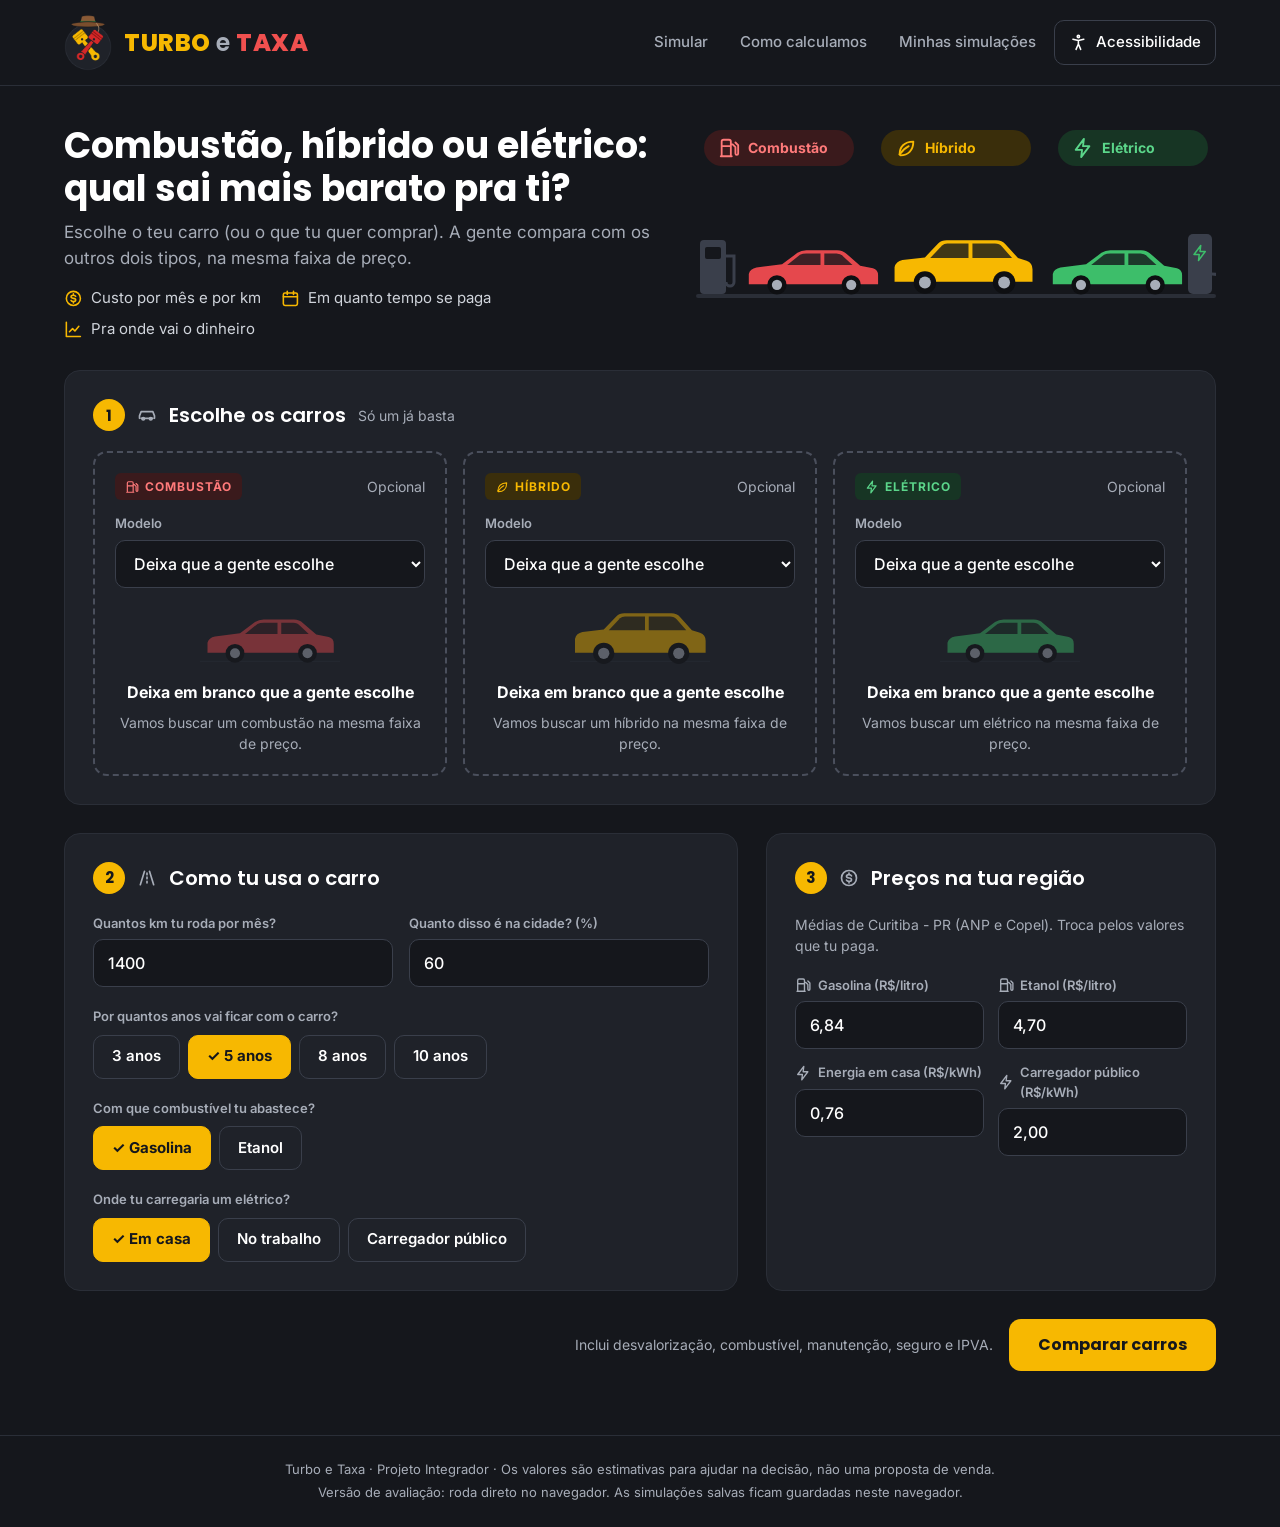
<file: avaliacao/index.html>
<!doctype html>
<html lang="pt-BR">
<head>
  <meta charset="utf-8">
  <meta name="viewport" content="width=device-width, initial-scale=1, viewport-fit=cover">
  <title>Turbo e Taxa · Calculadora de custo veicular</title>
  <link rel="icon" href="[data-uri]">
  <link rel="preconnect" href="https://fonts.googleapis.com">
  <link href="https://fonts.googleapis.com/css2?family=Poppins:wght@600;700;800&family=Inter:wght@400;500;600;700&family=Atkinson+Hyperlegible:wght@400;700&display=swap" rel="stylesheet">
  <style>
/* ===== Turbo e Taxa · guia de estilo =====
 * Todas as cores são variáveis. Os temas de acessibilidade (claro, alto contraste,
 * daltonismo) só trocam o valor das variáveis, no fim deste arquivo.
 */
html { scroll-padding-top: env(safe-area-inset-top, 0px); }

:root {
  color-scheme: dark;
  padding-top: env(safe-area-inset-top, 0px);
  padding-bottom: env(safe-area-inset-bottom, 0px);

  --fundo: #15171C;
  --superficie: #1F2229;
  --borda: #2A2E37;
  --borda-forte: #3A3F4B;
  --borda-vaga: #4A4F5C;
  --texto: #FFFFFF;
  --texto-apoio: #A7ADB8;
  --texto-claro: #D0D4DB;

  --destaque: #F7B801;          /* amarelo da marca (fundo de botões) */
  --destaque-hover: #FFCB33;
  --sobre-destaque: #15171C;    /* texto em cima do amarelo */
  --destaque-texto: #F7B801;    /* amarelo usado como texto */

  --bom-texto: #5BD68A;
  --bom-fundo: #173524;
  --bom-borda: #2B6B45;
  --bom-suave: #D3F2DF;
  --ruim-texto: #FF7A7A;
  --ruim-fundo: #3A1A1C;
  --erro-texto: #FFB3B3;

  --cor-combustao: #E5484D;
  --cor-hibrido: #F7B801;
  --cor-eletrico: #3DBE6A;
  --tag-combustao-fundo: #3A1A1C; --tag-combustao-texto: #FF7A7A;
  --tag-hibrido-fundo: #3A2E0B;   --tag-hibrido-texto: #F7B801;
  --tag-eletrico-fundo: #173524;  --tag-eletrico-texto: #5BD68A;

  --barra-1: #4B505B; --barra-2: #737A87; --barra-3: #9CA3AF; --barra-4: #C9CED6; --barra-5: #EEF0F3;
  --janela: #15171C;
  --pneu: #0E0F12;
  --aro: #A7ADB8;

  --logo-vermelho: #F0504F;
  --fonte-titulo: "Poppins", "Segoe UI", system-ui, sans-serif;
  --fonte-texto: "Inter", "Segoe UI", system-ui, sans-serif;
  --borda-largura: 1px;
  background: var(--fundo);
}

* { box-sizing: border-box; }

body {
  margin: 0;
  background: var(--fundo);
  color: var(--texto);
  font-family: var(--fonte-texto);
  font-size: 16px;
  line-height: 1.5;
}

h1, h2, h3 { font-family: var(--fonte-titulo); margin: 0; }
button, input, select { font: inherit; }
:focus-visible { outline: 3px solid var(--destaque); outline-offset: 2px; }
[hidden] { display: none !important; }

/* ícones (desenhados pelo app.js dentro de [data-icone]) */
[data-icone] { display: inline-flex; flex-shrink: 0; }
[data-icone] svg { width: 1.25em; height: 1.25em; }

/* ===== Topo ===== */
.topo { border-bottom: var(--borda-largura) solid var(--borda); }
.topo-conteudo {
  max-width: 1200px; margin: 0 auto; padding: 14px 24px;
  display: flex; flex-wrap: wrap; align-items: center; justify-content: space-between; gap: 12px;
}
.marca { display: flex; align-items: center; gap: 12px; text-decoration: none; }
.marca img { object-fit: contain; }
.marca-nome { font: 800 24px var(--fonte-titulo); letter-spacing: .5px; }
.amarelo { color: var(--destaque-texto); }
.cinza { color: var(--texto-apoio); font-weight: 600; }
.vermelho { color: var(--logo-vermelho); }

.menu { display: flex; flex-wrap: wrap; gap: 4px; align-items: center; }
.menu-item {
  background: none; border: 0; color: var(--texto-apoio); cursor: pointer;
  min-height: 44px; padding: 10px 14px; border-radius: 10px; font-weight: 500; font-size: 15px;
  display: inline-flex; align-items: center; gap: 8px;
}
.menu-item:hover { color: var(--texto); }
.menu-item.ativo { color: var(--texto); font-weight: 600; }
.botao-acessibilidade { border: var(--borda-largura) solid var(--borda-forte); color: var(--texto); }

/* ===== Estrutura ===== */
main { max-width: 1200px; margin: 0 auto; padding: 36px 24px 64px; }
.tela { display: flex; flex-direction: column; gap: 28px; }
#form-simulacao { display: flex; flex-direction: column; gap: 28px; }

.titulo-pagina { display: flex; flex-direction: column; gap: 10px; max-width: 760px; }
.titulo-pagina h1 { font-size: clamp(26px, 4vw, 36px); line-height: 1.2; }
.titulo-pagina p { margin: 0; color: var(--texto-apoio); font-size: 17px; }

/* topo da página de simulação */
.hero { display: flex; flex-wrap: wrap; align-items: center; gap: 24px 40px; }
.hero .titulo-pagina { flex: 1 1 440px; }
.hero-itens { list-style: none; margin: 6px 0 0; padding: 0; display: flex; flex-wrap: wrap; gap: 8px 20px; color: var(--texto-claro); font-size: 15px; }
.hero-itens li { display: flex; align-items: center; gap: 8px; }
.hero-itens [data-icone] { color: var(--destaque-texto); }
.hero-ilustracao { flex: 1 1 380px; max-width: 520px; }
.hero-ilustracao svg { width: 100%; height: auto; display: block; }

.bloco {
  background: var(--superficie); border: var(--borda-largura) solid var(--borda); border-radius: 16px;
  padding: 28px; display: flex; flex-direction: column; gap: 20px;
}
.bloco h2 { font-size: 20px; font-weight: 600; }
.bloco-titulo { display: flex; align-items: center; gap: 12px; flex-wrap: wrap; }
.passo {
  width: 32px; height: 32px; border-radius: 50%; background: var(--destaque); color: var(--sobre-destaque);
  display: grid; place-items: center; font: 700 15px var(--fonte-titulo); flex-shrink: 0;
}
.icone-titulo { color: var(--texto-apoio); }
.titulo-icone { display: flex; align-items: center; gap: 10px; }
.titulo-icone [data-icone] { color: var(--destaque-texto); }
.dica, .texto-apoio { color: var(--texto-apoio); font-size: 14px; margin: 0; }

.linha-blocos { display: flex; flex-wrap: wrap; gap: 28px; }
.linha-blocos > .bloco { flex: 2 1 320px; }
.linha-blocos > .bloco-largo { flex: 3 1 480px; }

/* ===== Campos ===== */
.campo { display: flex; flex-direction: column; gap: 6px; font-size: 13px; font-weight: 600; color: var(--texto-apoio); }
.rotulo-icone { display: flex; align-items: center; gap: 6px; }
.campo input, .campo select {
  height: 48px; padding: 0 14px; width: 100%;
  background: var(--fundo); border: var(--borda-largura) solid var(--borda-forte); border-radius: 10px;
  color: var(--texto); font: 500 16px var(--fonte-texto);
}
.campo select { cursor: pointer; }
.campo input:focus, .campo select:focus { border-color: var(--destaque); outline: none; box-shadow: 0 0 0 2px var(--destaque); }
.campo input[aria-invalid="true"], .campo select[aria-invalid="true"] { border-color: var(--ruim-texto); }
.campos-linha { display: flex; flex-wrap: wrap; gap: 16px; }
.campos-linha .campo { flex: 1 1 200px; }
.campos-grade { display: grid; grid-template-columns: repeat(2, minmax(0, 1fr)); gap: 14px; }

.grupo-opcoes { border: 0; padding: 0; margin: 0; display: flex; flex-direction: column; gap: 8px; }
.grupo-opcoes legend { font-size: 13px; font-weight: 600; color: var(--texto-apoio); padding: 0; margin-bottom: 8px; }
.opcoes { display: flex; flex-wrap: wrap; gap: 8px; }
.opcao {
  min-height: 44px; padding: 0 18px; background: transparent; color: var(--texto);
  border: var(--borda-largura) solid var(--borda-forte); border-radius: 10px; font-weight: 600; font-size: 15px; cursor: pointer;
}
.opcao:hover { border-color: var(--texto-apoio); }
.opcao.ativa { background: var(--destaque); border-color: var(--destaque); color: var(--sobre-destaque); font-weight: 700; }
.opcao.ativa::before { content: "✓ "; }

/* ===== Vagas de carro ===== */
.vagas { display: flex; flex-wrap: wrap; gap: 16px; }
.vaga {
  flex: 1 1 300px; border-radius: 14px; padding: 20px;
  display: flex; flex-direction: column; gap: 14px;
  border: 2px dashed var(--borda-vaga);
}
.vaga.preenchida { border: var(--borda-largura) solid var(--borda-forte); background: var(--fundo); }
.vaga-topo { display: flex; justify-content: space-between; align-items: center; gap: 8px; }
.etiqueta { font: 700 12px var(--fonte-texto); letter-spacing: 1px; padding: 6px 10px; border-radius: 6px; display: inline-flex; align-items: center; gap: 6px; }
.etiqueta.combustao { background: var(--tag-combustao-fundo); color: var(--tag-combustao-texto); }
.etiqueta.hibrido { background: var(--tag-hibrido-fundo); color: var(--tag-hibrido-texto); }
.etiqueta.eletrico { background: var(--tag-eletrico-fundo); color: var(--tag-eletrico-texto); }
.etiqueta [data-icone] svg { width: 14px; height: 14px; }
.vaga-vazia { display: flex; flex-direction: column; align-items: center; gap: 8px; text-align: center; color: var(--texto-apoio); font-size: 14px; margin: 0; }
.vaga-vazia strong { color: var(--texto); font-size: 16px; }
.vaga-vazia .vaga-desenho { width: 150px; height: 70px; opacity: .45; }

.previa { display: flex; gap: 14px; align-items: center; background: var(--superficie); border-radius: 10px; padding: 10px; }
.previa-img { width: 120px; height: 56px; flex-shrink: 0; }
.previa-texto { display: flex; flex-direction: column; font-size: 13px; color: var(--texto-apoio); }
.previa-texto strong { color: var(--texto); }
.ajustes { display: grid; grid-template-columns: repeat(3, minmax(0, 1fr)); gap: 10px; }
.ajustes .campo input { height: 44px; padding: 0 10px; font-size: 15px; background: var(--superficie); }

/* ===== Botões ===== */
.acoes { display: flex; flex-wrap: wrap; align-items: center; justify-content: flex-end; gap: 16px; }
.botao {
  min-height: 52px; padding: 0 28px; border-radius: 12px; cursor: pointer;
  font: 700 16px var(--fonte-titulo); border: var(--borda-largura) solid transparent;
  display: inline-flex; align-items: center; justify-content: center; gap: 8px;
}
.botao-principal { background: var(--destaque); color: var(--sobre-destaque); }
.botao-principal:hover { background: var(--destaque-hover); }
.botao-principal:disabled { opacity: .6; cursor: wait; }
.botao-secundario { background: transparent; color: var(--texto); border-color: var(--borda-forte); font-family: var(--fonte-texto); font-weight: 600; }
.botao-secundario:hover { border-color: var(--texto-apoio); }
.botao-pequeno { min-height: 44px; padding: 0 16px; font-size: 14px; }

.mensagem-erro { margin: 0; padding: 14px 16px; border-radius: 10px; background: var(--ruim-fundo); color: var(--erro-texto); font-weight: 600; }
.mensagem-ok { margin: 0; color: var(--bom-texto); font-weight: 600; }

/* ===== Resultado ===== */
.barra-voltar { display: flex; flex-wrap: wrap; justify-content: space-between; align-items: center; gap: 12px; }
.link-voltar { background: none; border: 0; color: var(--texto-apoio); font-weight: 600; font-size: 15px; cursor: pointer; min-height: 44px; padding: 0; }
.link-voltar::before { content: "‹ "; font-size: 18px; }
.link-voltar:hover { color: var(--texto); }

#conteudo-resultado { display: flex; flex-direction: column; gap: 28px; }

.destaque {
  background: var(--bom-fundo); border: var(--borda-largura) solid var(--bom-borda); border-radius: 16px;
  padding: 28px 32px; display: flex; flex-wrap: wrap; align-items: center; justify-content: space-between; gap: 20px;
}
.destaque.neutro { background: var(--superficie); border-color: var(--borda); }
.destaque-icone { width: 64px; height: 64px; border-radius: 50%; background: var(--fundo); color: var(--bom-texto); display: grid; place-items: center; flex-shrink: 0; }
.destaque-icone svg { width: 34px; height: 34px; }
.destaque-texto { flex: 1 1 420px; display: flex; flex-direction: column; gap: 8px; }
.destaque-texto h2 { font-size: clamp(22px, 3vw, 30px); line-height: 1.25; font-weight: 700; }
.destaque-texto p { margin: 0; color: var(--bom-suave); }
.destaque.neutro .destaque-texto p { color: var(--texto-claro); }
.destaque-numero { display: flex; flex-direction: column; align-items: flex-end; }
.destaque-numero span { color: var(--bom-suave); font-size: 14px; }
.destaque-numero strong { font: 800 40px var(--fonte-titulo); color: var(--bom-texto); }

.cartoes { display: flex; flex-wrap: wrap; gap: 16px; align-items: stretch; }
.cartao {
  flex: 1 1 300px; background: var(--superficie); border: var(--borda-largura) solid var(--borda); border-radius: 16px;
  padding: 24px; display: flex; flex-direction: column; gap: 16px; position: relative;
}
.cartao.vencedor { border: 2px solid var(--bom-texto); }
.selo-vencedor {
  position: absolute; top: -13px; right: 18px; background: var(--bom-texto); color: var(--fundo);
  font: 700 12px var(--fonte-texto); padding: 4px 10px; border-radius: 20px; display: inline-flex; align-items: center; gap: 4px;
}
.selo-vencedor svg { width: 14px; height: 14px; }
.cartao-imagem { height: 150px; background: var(--fundo); border-radius: 12px; padding: 8px 12px; position: relative; }
.cartao-imagem small { position: absolute; left: 10px; bottom: 6px; color: var(--texto-apoio); font-size: 11px; }
.cartao h3 { font-size: 20px; font-weight: 600; }
.cartao-sub { color: var(--texto-apoio); font-size: 14px; }
.link-trocar { background: none; border: 0; color: var(--destaque-texto); font-weight: 600; font-size: 13px; cursor: pointer; min-height: 44px; padding: 0; }
.ficha { display: grid; grid-template-columns: repeat(2, minmax(0, 1fr)); gap: 12px 16px; background: var(--fundo); border-radius: 10px; padding: 14px; margin: 0; }
.ficha div { display: flex; flex-direction: column; gap: 2px; }
.ficha dt { color: var(--texto-apoio); font-size: 12px; display: flex; align-items: center; gap: 6px; }
.ficha dt svg { width: 14px; height: 14px; }
.ficha dd { margin: 0; font-weight: 600; font-size: 15px; padding-left: 20px; }
.numeros { display: grid; grid-template-columns: repeat(2, minmax(0, 1fr)); gap: 10px; }
.numero { border: var(--borda-largura) solid var(--borda); border-radius: 10px; padding: 10px 12px; display: flex; flex-direction: column; }
.numero span { color: var(--texto-apoio); font-size: 12px; }
.numero strong { font: 700 20px var(--fonte-titulo); }
.verde { color: var(--bom-texto); }
.total-linha { display: flex; justify-content: space-between; align-items: baseline; border-top: var(--borda-largura) solid var(--borda); padding-top: 14px; }
.total-linha span { color: var(--texto-apoio); font-size: 14px; }
.total-linha strong { font: 700 24px var(--fonte-titulo); }
.payback-linha { display: flex; justify-content: space-between; align-items: center; font-size: 13px; gap: 8px; }
.payback-linha > span:first-child { color: var(--texto-apoio); }
.selo { font-weight: 700; padding: 6px 10px; border-radius: 6px; text-align: right; display: inline-flex; align-items: center; gap: 4px; }
.selo svg { width: 14px; height: 14px; }
.selo.bom { background: var(--bom-fundo); color: var(--bom-texto); }
.selo.ruim { background: var(--ruim-fundo); color: var(--ruim-texto); }
.selo.neutro { color: var(--texto-apoio); padding: 0; }

/* gráfico de linhas ano a ano */
.grafico-caixa { width: 100%; overflow-x: auto; }
.grafico-caixa svg { width: 100%; min-width: 520px; height: auto; display: block; }
.grafico-legenda { display: flex; flex-wrap: wrap; gap: 8px 20px; font-size: 14px; color: var(--texto-claro); }
.grafico-legenda span { display: flex; align-items: center; gap: 8px; }
.grafico-legenda svg { width: 34px; height: 10px; }

.barras-legenda { display: flex; flex-wrap: wrap; gap: 8px 16px; font-size: 13px; color: var(--texto-claro); }
.barras-legenda span { display: flex; align-items: center; gap: 6px; }
.barras-legenda i { width: 12px; height: 12px; border-radius: 3px; display: inline-block; box-shadow: inset 0 0 0 1px var(--borda-forte); }
.barra-item { display: flex; flex-direction: column; gap: 6px; }
.barra-item-topo { display: flex; justify-content: space-between; font-size: 14px; gap: 8px; }
.barra { display: flex; height: 28px; border-radius: 6px; overflow: hidden; border: 1px solid var(--borda-forte); }
.barra div + div { border-left: 1px solid var(--fundo); }

.resumo-custos { display: grid; grid-template-columns: repeat(auto-fit, minmax(150px, 1fr)); gap: 12px; }
.resumo-custo { display: flex; gap: 10px; align-items: center; background: var(--fundo); border-radius: 10px; padding: 12px; }
.resumo-custo [data-icone] { color: var(--destaque-texto); }
.resumo-custo div { display: flex; flex-direction: column; font-size: 13px; color: var(--texto-apoio); }
.resumo-custo strong { color: var(--texto); font-size: 15px; }

.tabela-caixa { overflow-x: auto; }
.tabela { width: 100%; min-width: 600px; border-collapse: collapse; font-size: 15px; }
.tabela th, .tabela td { padding: 12px 8px; border-bottom: var(--borda-largura) solid var(--borda); text-align: right; }
.tabela th:first-child, .tabela td:first-child { text-align: left; color: var(--texto-claro); }
.tabela thead th { color: var(--texto-apoio); font-weight: 600; }
.tabela tr:last-child td { border-bottom: 0; font-weight: 700; color: var(--texto); }

.avisos { display: flex; flex-wrap: wrap; gap: 16px; }
.aviso { flex: 1 1 320px; background: var(--superficie); border: var(--borda-largura) solid var(--borda); border-radius: 14px; padding: 18px 20px; display: flex; gap: 14px; }
.aviso [data-icone] { color: var(--destaque-texto); }
.aviso strong { display: block; margin-bottom: 4px; }
.aviso p { margin: 0; color: var(--texto-apoio); font-size: 14px; }

.salvar-linha { display: flex; flex-wrap: wrap; gap: 12px; align-items: flex-end; }
.campo-flex { flex: 1 1 260px; }

/* ===== Histórico ===== */
.historico-lista { display: flex; flex-direction: column; gap: 12px; }
.historico-item {
  background: var(--superficie); border: var(--borda-largura) solid var(--borda); border-radius: 14px; padding: 18px 20px;
  display: flex; flex-wrap: wrap; justify-content: space-between; align-items: center; gap: 12px;
}
.historico-item h2 { font-size: 17px; font-weight: 600; }
.historico-item p { margin: 2px 0 0; color: var(--texto-apoio); font-size: 14px; }
.historico-acoes { display: flex; gap: 8px; }
.vazio { text-align: center; padding: 48px 24px; align-items: center; }
.vazio .vazio-desenho { width: 220px; opacity: .5; }

/* ===== Texto longo ===== */
.texto-longo { max-width: 760px; gap: 8px; }
.texto-longo h2 { font-size: 18px; margin-top: 12px; }
.texto-longo h2:first-child { margin-top: 0; }
.texto-longo p { margin: 0; color: var(--texto-claro); }

.rodape { border-top: var(--borda-largura) solid var(--borda); text-align: center; padding: 20px 24px; color: var(--texto-apoio); font-size: 13px; }
.rodape p { margin: 4px 0; }

/* ===== Painel de acessibilidade ===== */
#painel-acessibilidade {
  width: min(520px, calc(100% - 24px)); max-height: calc(100% - 24px); overflow-y: auto;
  background: var(--superficie); color: var(--texto); border: var(--borda-largura) solid var(--borda-forte);
  border-radius: 16px; padding: 24px; margin: auto;
}
#painel-acessibilidade[open] { display: flex; flex-direction: column; gap: 18px; }
#painel-acessibilidade::backdrop { background: rgba(0, 0, 0, .6); }
.painel-topo { display: flex; justify-content: space-between; align-items: center; gap: 12px; }
.painel-topo h2 { font-size: 22px; display: flex; align-items: center; gap: 10px; }
.botao-fechar { width: 44px; height: 44px; border-radius: 10px; background: transparent; color: var(--texto); border: var(--borda-largura) solid var(--borda-forte); cursor: pointer; display: grid; place-items: center; }
.painel-acoes { display: flex; flex-wrap: wrap; justify-content: flex-end; gap: 10px; }

/* ===== Celular ===== */
@media (max-width: 640px) {
  main { padding: 24px 16px 48px; }
  .topo-conteudo { padding: 12px 16px; }
  .marca-nome { font-size: 19px; }
  .marca img { width: 36px; height: 43px; }
  .menu { width: 100%; justify-content: space-between; }
  .menu-item { padding: 8px; font-size: 14px; }
  .bloco { padding: 18px; }
  .ajustes { grid-template-columns: 1fr 1fr; }
  .ajustes .campo:first-child { grid-column: 1 / -1; }
  .destaque { padding: 20px; }
  .destaque-numero { align-items: flex-start; }
  .cartao { padding: 16px; }
  .cartao-imagem { height: 120px; }
  .acoes .botao { width: 100%; }
}

@media (prefers-reduced-motion: no-preference) {
  :root:not([data-movimento="reduzido"]) .tela:not([hidden]) { animation: aparecer .25s ease-out; }
  @keyframes aparecer { from { opacity: 0; transform: translateY(6px); } to { opacity: 1; transform: none; } }
}

/* ======================================================
 * TEMAS DE ACESSIBILIDADE
 * ====================================================== */

/* Tema claro */
:root[data-tema="claro"] {
  color-scheme: light;
  --fundo: #F3F4F6; --superficie: #FFFFFF; --borda: #DDE0E6; --borda-forte: #B5BBC6; --borda-vaga: #A3A9B5;
  --texto: #15171C; --texto-apoio: #4B5260; --texto-claro: #2E333D;
  --destaque: #F7B801; --destaque-hover: #FFCB33; --sobre-destaque: #15171C; --destaque-texto: #7A5A00;
  --bom-texto: #17663A; --bom-fundo: #E3F6EA; --bom-borda: #8FCBA6; --bom-suave: #1E4D30;
  --ruim-texto: #A3191C; --ruim-fundo: #FDE4E4; --erro-texto: #8A1214;
  --tag-combustao-fundo: #FDE4E4; --tag-combustao-texto: #A3191C;
  --tag-hibrido-fundo: #FFF2C7;   --tag-hibrido-texto: #6B4F00;
  --tag-eletrico-fundo: #DDF4E6;  --tag-eletrico-texto: #17663A;
  --barra-1: #2E333D; --barra-2: #5B6270; --barra-3: #8A919E; --barra-4: #B8BEC9; --barra-5: #E3E6EB;
  --janela: #2E333D; --pneu: #15171C; --aro: #DDE0E6;
  --cor-hibrido: #E0A500;
  --logo-vermelho: #C8282A;
}

/* Alto contraste (escuro) */
:root[data-contraste="alto"] {
  --fundo: #000000; --superficie: #000000; --borda: #FFFFFF; --borda-forte: #FFFFFF; --borda-vaga: #FFFFFF;
  --texto: #FFFFFF; --texto-apoio: #F0F0F0; --texto-claro: #FFFFFF;
  --destaque: #FFD400; --destaque-hover: #FFE45C; --sobre-destaque: #000000; --destaque-texto: #FFD400;
  --bom-texto: #7DFFA8; --bom-fundo: #000000; --bom-borda: #7DFFA8; --bom-suave: #FFFFFF;
  --ruim-texto: #FF9C9C; --ruim-fundo: #000000; --erro-texto: #FF9C9C;
  --tag-combustao-fundo: #000000; --tag-combustao-texto: #FF9C9C;
  --tag-hibrido-fundo: #000000;   --tag-hibrido-texto: #FFD400;
  --tag-eletrico-fundo: #000000;  --tag-eletrico-texto: #7DFFA8;
  --barra-1: #FFFFFF; --barra-2: #BDBDBD; --barra-3: #7A7A7A; --barra-4: #3D3D3D; --barra-5: #000000;
  --borda-largura: 2px;
  --logo-vermelho: #FF7A7A;
}
:root[data-contraste="alto"] a, :root[data-contraste="alto"] .link-trocar, :root[data-contraste="alto"] .link-voltar { text-decoration: underline; }
:root[data-contraste="alto"] .etiqueta { border: 2px solid currentColor; }
:root[data-contraste="alto"] .selo.bom, :root[data-contraste="alto"] .selo.ruim { border: 2px solid currentColor; }
:root[data-contraste="alto"] :focus-visible { outline-width: 4px; }

/* Alto contraste (claro) */
:root[data-tema="claro"][data-contraste="alto"] {
  --fundo: #FFFFFF; --superficie: #FFFFFF; --borda: #000000; --borda-forte: #000000; --borda-vaga: #000000;
  --texto: #000000; --texto-apoio: #111111; --texto-claro: #000000;
  --destaque: #FFD400; --sobre-destaque: #000000; --destaque-texto: #5C4400;
  --bom-texto: #0B5A2B; --bom-fundo: #FFFFFF; --bom-borda: #0B5A2B; --bom-suave: #000000;
  --ruim-texto: #8A0000; --ruim-fundo: #FFFFFF; --erro-texto: #8A0000;
  --tag-combustao-fundo: #FFFFFF; --tag-combustao-texto: #8A0000;
  --tag-hibrido-fundo: #FFFFFF;   --tag-hibrido-texto: #5C4400;
  --tag-eletrico-fundo: #FFFFFF;  --tag-eletrico-texto: #0B5A2B;
  --barra-1: #000000; --barra-2: #4D4D4D; --barra-3: #8C8C8C; --barra-4: #C7C7C7; --barra-5: #FFFFFF;
  --janela: #000000; --pneu: #000000; --aro: #FFFFFF;
  --logo-vermelho: #8A0000;
}

/* Cores para daltonismo (paleta Okabe-Ito: laranja, amarelo e azul) */
:root[data-cores="daltonismo"] {
  --cor-combustao: #D55E00 !important; --cor-hibrido: #F0E442 !important; --cor-eletrico: #0072B2;
  --tag-combustao-fundo: #3D1D05; --tag-combustao-texto: #FF9F5A;
  --tag-hibrido-fundo: #38350B;   --tag-hibrido-texto: #F0E442;
  --tag-eletrico-fundo: #0B2A40;  --tag-eletrico-texto: #6CC4F5;
  --bom-texto: #6CC4F5; --bom-fundo: #0B2A40; --bom-borda: #2B6A95; --bom-suave: #D6EEFB;
  --ruim-texto: #FF9F5A; --ruim-fundo: #3D1D05;
}
:root[data-tema="claro"][data-cores="daltonismo"] {
  --tag-combustao-fundo: #FBE3D2; --tag-combustao-texto: #8F3C00;
  --tag-hibrido-fundo: #FBF6C9;   --tag-hibrido-texto: #5E5600;
  --tag-eletrico-fundo: #D7EAF6;  --tag-eletrico-texto: #004F7C;
  --bom-texto: #004F7C; --bom-fundo: #E3F0F8; --bom-borda: #7FB3D5; --bom-suave: #00365A;
  --ruim-texto: #8F3C00; --ruim-fundo: #FBE3D2;
}
:root[data-contraste="alto"][data-cores="daltonismo"] { --bom-fundo: #000000; --ruim-fundo: #000000; --tag-combustao-fundo: #000000; --tag-hibrido-fundo: #000000; --tag-eletrico-fundo: #000000; }
:root[data-tema="claro"][data-contraste="alto"][data-cores="daltonismo"] { --bom-fundo: #FFFFFF; --ruim-fundo: #FFFFFF; --tag-combustao-fundo: #FFFFFF; --tag-hibrido-fundo: #FFFFFF; --tag-eletrico-fundo: #FFFFFF; }

/* Tamanho do texto */
:root[data-texto="grande"] body { zoom: 1.15; }
:root[data-texto="muito-grande"] body { zoom: 1.3; }

/* Letra de leitura fácil */
:root[data-fonte="facil"] {
  --fonte-titulo: "Atkinson Hyperlegible", "Verdana", sans-serif;
  --fonte-texto: "Atkinson Hyperlegible", "Verdana", sans-serif;
}
:root[data-fonte="facil"] body { letter-spacing: .02em; line-height: 1.65; }

/* Sem animações */
:root[data-movimento="reduzido"] *, :root[data-movimento="reduzido"] *::before, :root[data-movimento="reduzido"] *::after {
  animation: none !important; transition: none !important; scroll-behavior: auto !important;
}
.etiqueta svg { width: 14px; height: 14px; }
.aviso > svg { width: 24px; height: 24px; flex-shrink: 0; }
.titulo-icone > svg { width: 22px; height: 22px; color: var(--destaque-texto); flex-shrink: 0; }

</style>
  <script>
    // aplica as preferências de acessibilidade salvas antes de mostrar a página
    (function () {
      var p = {};
      try { p = JSON.parse(localStorage.getItem("turbo-e-taxa:acessibilidade")) || {}; } catch (e) {}
      var raiz = document.documentElement;
      if (!p.contraste && window.matchMedia && matchMedia("(prefers-contrast: more)").matches) p.contraste = "alto";
      if (!p.movimento && window.matchMedia && matchMedia("(prefers-reduced-motion: reduce)").matches) p.movimento = "reduzido";
      ["tema", "contraste", "texto", "cores", "fonte", "movimento"].forEach(function (k) { if (p[k]) raiz.dataset[k] = p[k]; });
    })();
  </script>
</head>
<body>

<header class="topo">
  <div class="topo-conteudo">
    <a href="#simular" class="marca" data-ir="simular">
      <img src="[data-uri]" alt="" width="48" height="57">
      <span class="marca-nome"><span class="amarelo">TURBO</span> <span class="cinza">e</span> <span class="vermelho">TAXA</span></span>
    </a>
    <nav class="menu" aria-label="Menu principal">
      <button type="button" class="menu-item" data-ir="simular">Simular</button>
      <button type="button" class="menu-item" data-ir="como">Como calculamos</button>
      <button type="button" class="menu-item" data-ir="historico">Minhas simulações</button>
      <button type="button" class="menu-item botao-acessibilidade" id="abrir-acessibilidade" aria-haspopup="dialog">
        <span data-icone="acessibilidade"></span>Acessibilidade
      </button>
    </nav>
  </div>
</header>

<main>

  <!-- ===================== TELA: SIMULAÇÃO ===================== -->
  <section id="tela-simular" class="tela">
    <div class="hero">
      <div class="titulo-pagina">
        <h1>Combustão, híbrido ou elétrico: qual sai mais barato pra ti?</h1>
        <p>Escolhe o teu carro (ou o que tu quer comprar). A gente compara com os outros dois tipos, na mesma faixa de preço.</p>
        <ul class="hero-itens">
          <li><span data-icone="moeda"></span>Custo por mês e por km</li>
          <li><span data-icone="calendario"></span>Em quanto tempo se paga</li>
          <li><span data-icone="grafico"></span>Pra onde vai o dinheiro</li>
        </ul>
      </div>
      <div class="hero-ilustracao" id="hero-ilustracao" aria-hidden="true"></div>
    </div>

    <form id="form-simulacao" novalidate>
      <section class="bloco">
        <div class="bloco-titulo">
          <span class="passo">1</span>
          <span class="icone-titulo" data-icone="carro"></span>
          <h2>Escolhe os carros</h2>
          <span class="dica">Só um já basta</span>
        </div>
        <div class="vagas" id="vagas"></div>
      </section>

      <div class="linha-blocos">
        <section class="bloco bloco-largo">
          <div class="bloco-titulo"><span class="passo">2</span><span class="icone-titulo" data-icone="estrada"></span><h2>Como tu usa o carro</h2></div>
          <div class="campos-linha">
            <label class="campo">Quantos km tu roda por mês?
              <input type="number" id="km_mes" min="1" max="20000" value="1400" inputmode="numeric" required>
            </label>
            <label class="campo">Quanto disso é na cidade? (%)
              <input type="number" id="pct_cidade" min="0" max="100" value="60" inputmode="numeric" required>
            </label>
          </div>
          <fieldset class="grupo-opcoes">
            <legend>Por quantos anos vai ficar com o carro?</legend>
            <div class="opcoes" data-campo="anos">
              <button type="button" class="opcao" data-valor="3">3 anos</button>
              <button type="button" class="opcao ativa" data-valor="5">5 anos</button>
              <button type="button" class="opcao" data-valor="8">8 anos</button>
              <button type="button" class="opcao" data-valor="10">10 anos</button>
            </div>
          </fieldset>
          <fieldset class="grupo-opcoes">
            <legend>Com que combustível tu abastece?</legend>
            <div class="opcoes" data-campo="combustivel">
              <button type="button" class="opcao ativa" data-valor="gasolina">Gasolina</button>
              <button type="button" class="opcao" data-valor="etanol">Etanol</button>
            </div>
          </fieldset>
          <fieldset class="grupo-opcoes">
            <legend>Onde tu carregaria um elétrico?</legend>
            <div class="opcoes" data-campo="recarga">
              <button type="button" class="opcao ativa" data-valor="casa">Em casa</button>
              <button type="button" class="opcao" data-valor="trabalho">No trabalho</button>
              <button type="button" class="opcao" data-valor="publico">Carregador público</button>
            </div>
          </fieldset>
        </section>

        <section class="bloco">
          <div class="bloco-titulo"><span class="passo">3</span><span class="icone-titulo" data-icone="moeda"></span><h2>Preços na tua região</h2></div>
          <p class="texto-apoio" id="texto-regiao">Carregando preços…</p>
          <div class="campos-grade">
            <label class="campo"><span class="rotulo-icone"><span data-icone="bomba"></span>Gasolina (R$/litro)</span><input type="text" id="preco_gasolina" inputmode="decimal"></label>
            <label class="campo"><span class="rotulo-icone"><span data-icone="bomba"></span>Etanol (R$/litro)</span><input type="text" id="preco_etanol" inputmode="decimal"></label>
            <label class="campo"><span class="rotulo-icone"><span data-icone="raio"></span>Energia em casa (R$/kWh)</span><input type="text" id="preco_kwh" inputmode="decimal"></label>
            <label class="campo"><span class="rotulo-icone"><span data-icone="raio"></span>Carregador público (R$/kWh)</span><input type="text" id="preco_kwh_publico" inputmode="decimal"></label>
          </div>
        </section>
      </div>

      <p class="mensagem-erro" id="erro-form" role="alert" hidden></p>

      <div class="acoes">
        <span class="texto-apoio">Inclui desvalorização, combustível, manutenção, seguro e IPVA.</span>
        <button type="submit" class="botao botao-principal" id="botao-comparar">Comparar carros</button>
      </div>
    </form>
  </section>

  <!-- ===================== TELA: RESULTADO ===================== -->
  <section id="tela-resultado" class="tela" hidden>
    <div class="barra-voltar">
      <button type="button" class="link-voltar" data-ir="simular">Editar simulação</button>
      <span class="texto-apoio" id="resumo-uso"></span>
    </div>
    <div id="conteudo-resultado"></div>

    <section class="bloco salvar">
      <h2>Salvar esta simulação</h2>
      <form id="form-salvar" class="salvar-linha">
        <label class="campo campo-flex">Nome
          <input type="text" id="nome_simulacao" maxlength="80" placeholder="Ex: Trocar o Onix em 2027">
        </label>
        <button type="submit" class="botao botao-principal">Salvar simulação</button>
      </form>
      <p class="mensagem-ok" id="msg-salvar" role="status" hidden></p>
    </section>
  </section>

  <!-- ===================== TELA: HISTÓRICO ===================== -->
  <section id="tela-historico" class="tela" hidden>
    <div class="titulo-pagina">
      <h1>Minhas simulações</h1>
      <p>Simulações que tu salvou. Abre uma para ver o resultado de novo.</p>
    </div>
    <div id="lista-historico"></div>
  </section>

  <!-- ===================== TELA: COMO CALCULAMOS ===================== -->
  <section id="tela-como" class="tela" hidden>
    <div class="titulo-pagina">
      <h1>Como calculamos</h1>
      <p>O total soma tudo o que tu gasta com o carro no período escolhido, menos o valor que tu recebe ao vender.</p>
    </div>
    <div class="bloco texto-longo">
      <h2 class="titulo-icone"><span data-icone="grafico"></span>Desvalorização</h2>
      <p>O carro perde uma porcentagem do valor a cada ano. Usamos uma taxa para cada modelo, baseada na Tabela FIPE. A desvalorização é a diferença entre o preço de compra e o valor de revenda no fim do período.</p>
      <h2 class="titulo-icone"><span data-icone="bomba"></span>Combustível ou energia</h2>
      <p>Usamos o consumo na cidade e na estrada de cada carro (dados do Inmetro quando disponíveis), a quantidade de km que tu roda e o preço que tu informou. Elétrico carregado em carregador público usa o preço público, que é mais caro.</p>
      <h2 class="titulo-icone"><span data-icone="ferramenta"></span>Manutenção</h2>
      <p>Cada carro tem um custo médio de manutenção por ano, para quem roda 15.000 km. Se tu roda mais, o custo sobe na mesma proporção.</p>
      <h2 class="titulo-icone"><span data-icone="escudo"></span>Seguro</h2>
      <p>É uma média estimada. O valor real depende da tua idade, do teu CEP e do teu histórico. Faz uma cotação para ter o número certo.</p>
      <h2 class="titulo-icone"><span data-icone="documento"></span>IPVA</h2>
      <p>No Paraná, a alíquota em 2026 é de 1,9% do valor do carro. Como o carro desvaloriza, o IPVA também diminui a cada ano.</p>
      <h2 class="titulo-icone"><span data-icone="calendario"></span>Payback</h2>
      <p>É o tempo para a economia do dia a dia pagar a diferença de preço entre um carro e o teu. Se o outro carro gasta mais que o teu no dia a dia, ele nunca se paga.</p>
    </div>
  </section>

</main>

<footer class="rodape">
  <p>Turbo e Taxa · Projeto Integrador · Os valores são estimativas para ajudar na decisão, não uma proposta de venda.</p>
  <p>Versão de avaliação: roda direto no navegador. As simulações salvas ficam guardadas neste navegador.</p>
</footer>


<dialog id="painel-acessibilidade" aria-labelledby="titulo-acessibilidade">
  <div class="painel-topo">
    <h2 id="titulo-acessibilidade"><span data-icone="acessibilidade"></span>Acessibilidade</h2>
    <button type="button" class="botao-fechar" id="fechar-acessibilidade" aria-label="Fechar painel de acessibilidade"><span data-icone="fechar"></span></button>
  </div>
  <p class="texto-apoio">Ajusta o visual do site do jeito que fica melhor pra ti. As escolhas ficam salvas neste navegador.</p>

  <fieldset class="grupo-opcoes">
    <legend>Tema</legend>
    <div class="opcoes" data-a11y="tema">
      <button type="button" class="opcao" data-valor="">Escuro</button>
      <button type="button" class="opcao" data-valor="claro">Claro</button>
    </div>
  </fieldset>
  <fieldset class="grupo-opcoes">
    <legend>Contraste</legend>
    <div class="opcoes" data-a11y="contraste">
      <button type="button" class="opcao" data-valor="">Normal</button>
      <button type="button" class="opcao" data-valor="alto">Alto contraste</button>
    </div>
    <p class="texto-apoio">Cores mais fortes, bordas mais grossas e links sublinhados. Bom para baixa visão.</p>
  </fieldset>
  <fieldset class="grupo-opcoes">
    <legend>Tamanho do texto</legend>
    <div class="opcoes" data-a11y="texto">
      <button type="button" class="opcao" data-valor="">Normal</button>
      <button type="button" class="opcao" data-valor="grande">Grande</button>
      <button type="button" class="opcao" data-valor="muito-grande">Muito grande</button>
    </div>
  </fieldset>
  <fieldset class="grupo-opcoes">
    <legend>Cores dos carros e gráficos</legend>
    <div class="opcoes" data-a11y="cores">
      <button type="button" class="opcao" data-valor="">Padrão</button>
      <button type="button" class="opcao" data-valor="daltonismo">Para daltonismo</button>
    </div>
    <p class="texto-apoio">Troca vermelho e verde por cores fáceis de diferenciar (laranja, amarelo e azul).</p>
  </fieldset>
  <fieldset class="grupo-opcoes">
    <legend>Letra</legend>
    <div class="opcoes" data-a11y="fonte">
      <button type="button" class="opcao" data-valor="">Padrão</button>
      <button type="button" class="opcao" data-valor="facil">Leitura fácil</button>
    </div>
    <p class="texto-apoio">Usa a fonte Atkinson Hyperlegible, criada para pessoas com baixa visão.</p>
  </fieldset>
  <fieldset class="grupo-opcoes">
    <legend>Animações</legend>
    <div class="opcoes" data-a11y="movimento">
      <button type="button" class="opcao" data-valor="">Ligadas</button>
      <button type="button" class="opcao" data-valor="reduzido">Desligadas</button>
    </div>
  </fieldset>

  <div class="painel-acoes">
    <button type="button" class="botao botao-secundario" id="restaurar-acessibilidade">Voltar ao padrão</button>
    <button type="button" class="botao botao-principal" id="concluir-acessibilidade">Pronto</button>
  </div>
</dialog>

<script>
/* ===== Versão sem servidor =====
 * Esta parte substitui o back-end (Flask + SQLite) para o site abrir direto no navegador.
 * As contas são as mesmas do calculo.py. As simulações salvas ficam no navegador (localStorage).
 */
const LocalApi = (() => {
  const CATALOGO = [{"marca": "Chevrolet", "modelo": "Onix LT 1.0 Turbo", "ano": 2024, "tipo": "combustao", "carroceria": "hatch", "preco": 77208, "consumo_cidade": 13.1, "consumo_estrada": 16.1, "consumo_etanol_cidade": 9.2, "consumo_etanol_estrada": 11.4, "velocidade_maxima": 187, "aceleracao_0_100": 10.1, "autonomia_km": null, "seguro_anual": 3500, "manutencao_anual": 2250, "depreciacao_anual": 0.075, "fonte": "Preço FIPE 06/2026, desempenho e consumo a gasolina verificados; etanol e seguro aproximados", "id": 1}, {"marca": "Volkswagen", "modelo": "Polo Track 1.0", "ano": 2023, "tipo": "combustao", "carroceria": "hatch", "preco": 66000, "consumo_cidade": 13.2, "consumo_estrada": 15.5, "consumo_etanol_cidade": 9.2, "consumo_etanol_estrada": 10.8, "velocidade_maxima": 170, "aceleracao_0_100": 14.0, "autonomia_km": null, "seguro_anual": 3000, "manutencao_anual": 2000, "depreciacao_anual": 0.075, "fonte": "Preço FIPE 07/2026 verificado; ficha técnica aproximada", "id": 2}, {"marca": "Hyundai", "modelo": "HB20 Comfort 1.0", "ano": 2023, "tipo": "combustao", "carroceria": "hatch", "preco": 69000, "consumo_cidade": 13.0, "consumo_estrada": 15.0, "consumo_etanol_cidade": 9.0, "consumo_etanol_estrada": 10.5, "velocidade_maxima": 160, "aceleracao_0_100": 14.5, "autonomia_km": null, "seguro_anual": 3100, "manutencao_anual": 2000, "depreciacao_anual": 0.07, "fonte": "Preço FIPE 07/2026 verificado; ficha técnica aproximada", "id": 3}, {"marca": "Caoa Chery", "modelo": "Tiggo 5X Sport 1.5 Turbo", "ano": 2025, "tipo": "combustao", "carroceria": "suv", "preco": 112241, "consumo_cidade": 9.9, "consumo_estrada": 11.5, "consumo_etanol_cidade": 6.9, "consumo_etanol_estrada": 8.1, "velocidade_maxima": 193, "aceleracao_0_100": 10.3, "autonomia_km": null, "seguro_anual": 4500, "manutencao_anual": 2600, "depreciacao_anual": 0.09, "fonte": "Preço FIPE, desempenho e consumo verificados; seguro aproximado", "id": 4}, {"marca": "Caoa Chery", "modelo": "Tiggo 5X Sport Hybrid", "ano": 2026, "tipo": "hibrido", "carroceria": "suv", "preco": 124990, "consumo_cidade": 11.0, "consumo_estrada": 12.5, "consumo_etanol_cidade": 7.7, "consumo_etanol_estrada": 8.8, "velocidade_maxima": 185, "aceleracao_0_100": 10.0, "autonomia_km": null, "seguro_anual": 5000, "manutencao_anual": 2200, "depreciacao_anual": 0.09, "fonte": "Preço verificado; ficha técnica aproximada", "id": 5}, {"marca": "Caoa Chery", "modelo": "Tiggo 5X Pro Hybrid", "ano": 2024, "tipo": "hibrido", "carroceria": "suv", "preco": 154990, "consumo_cidade": 11.8, "consumo_estrada": 12.3, "consumo_etanol_cidade": 8.7, "consumo_etanol_estrada": 8.8, "velocidade_maxima": 176, "aceleracao_0_100": 9.2, "autonomia_km": null, "seguro_anual": 5500, "manutencao_anual": 2000, "depreciacao_anual": 0.09, "fonte": "Preço, desempenho e consumo Inmetro verificados; seguro aproximado", "id": 6}, {"marca": "Toyota", "modelo": "Corolla Altis Hybrid", "ano": 2025, "tipo": "hibrido", "carroceria": "sedan", "preco": 185000, "consumo_cidade": 17.9, "consumo_estrada": 15.5, "consumo_etanol_cidade": 12.5, "consumo_etanol_estrada": 11.0, "velocidade_maxima": 180, "aceleracao_0_100": 11.0, "autonomia_km": null, "seguro_anual": 6500, "manutencao_anual": 2200, "depreciacao_anual": 0.08, "fonte": "Valores aproximados", "id": 7}, {"marca": "Renault", "modelo": "Kwid E-Tech", "ano": 2026, "tipo": "eletrico", "carroceria": "hatch", "preco": 99990, "consumo_cidade": 7.2, "consumo_estrada": 7.2, "consumo_etanol_cidade": null, "consumo_etanol_estrada": null, "velocidade_maxima": 130, "aceleracao_0_100": 14.6, "autonomia_km": 185, "seguro_anual": 5000, "manutencao_anual": 1200, "depreciacao_anual": 0.09, "fonte": "Preço, desempenho, consumo e autonomia Inmetro verificados; seguro estimado (R$ 4 a 6 mil)", "id": 8}, {"marca": "BYD", "modelo": "Dolphin Mini", "ano": 2024, "tipo": "eletrico", "carroceria": "hatch", "preco": 115800, "consumo_cidade": 6.8, "consumo_estrada": 6.8, "consumo_etanol_cidade": null, "consumo_etanol_estrada": null, "velocidade_maxima": 130, "aceleracao_0_100": 14.9, "autonomia_km": 280, "seguro_anual": 5000, "manutencao_anual": 1300, "depreciacao_anual": 0.07, "fonte": "Preço de lançamento verificado; ficha técnica aproximada", "id": 9}, {"marca": "BYD", "modelo": "Dolphin", "ano": 2023, "tipo": "eletrico", "carroceria": "hatch", "preco": 149900, "consumo_cidade": 6.4, "consumo_estrada": 6.4, "consumo_etanol_cidade": null, "consumo_etanol_estrada": null, "velocidade_maxima": 150, "aceleracao_0_100": 10.9, "autonomia_km": 291, "seguro_anual": 6000, "manutencao_anual": 1400, "depreciacao_anual": 0.09, "fonte": "Preço de lançamento verificado; ficha técnica aproximada", "id": 10}, {"marca": "Volvo", "modelo": "EX30 Core", "ano": 2024, "tipo": "eletrico", "carroceria": "suv", "preco": 229900, "consumo_cidade": 5.8, "consumo_estrada": 5.8, "consumo_etanol_cidade": null, "consumo_etanol_estrada": null, "velocidade_maxima": 180, "aceleracao_0_100": 5.7, "autonomia_km": 250, "seguro_anual": 9000, "manutencao_anual": 1800, "depreciacao_anual": 0.1, "fonte": "Preço de lançamento verificado; seguro entre R$ 7 e 11 mil; ficha técnica aproximada", "id": 11}];
  const PRECOS = {"regiao": "Curitiba - PR", "gasolina": 6.84, "etanol": 4.7, "kwh": 0.76, "kwh_publico": 2.0, "aliquota_ipva": 0.019, "atualizado_em": "2026-08", "id": 1};
  const CHAVE = "turbo-e-taxa:simulacoes";
  const ORDEM = ["combustao", "hibrido", "eletrico"];
  const r2 = (n) => Math.round(n * 100) / 100;

  function falha(msg) { const e = new Error(msg); e.validacao = true; throw e; }

  function numero(valor, nome, minimo, maximo) {
    const n = parseFloat(String(valor ?? "").replace(",", "."));
    if (Number.isNaN(n)) falha(`O campo '${nome}' precisa ser um número.`);
    if (minimo != null && n < minimo) falha(`O campo '${nome}' precisa ser no mínimo ${minimo}.`);
    if (maximo != null && n > maximo) falha(`O campo '${nome}' precisa ser no máximo ${maximo}.`);
    return n;
  }

  const valorNoAno = (preco, dep, ano) => preco * Math.pow(1 - dep, ano);

  function calcularCarro(carro, uso, precos) {
    const anos = uso.anos, kmAno = uso.km_mes * 12, cidade = uso.pct_cidade / 100, estrada = 1 - cidade;
    let energiaAno, precoUnidade, unidade;
    if (carro.tipo === "eletrico") {
      const kwh = (kmAno * cidade) / carro.consumo_cidade + (kmAno * estrada) / carro.consumo_estrada;
      precoUnidade = uso.recarga === "publico" ? precos.kwh_publico : precos.kwh;
      energiaAno = kwh * precoUnidade; unidade = "kWh";
    } else {
      const etanol = uso.combustivel === "etanol" && carro.consumo_etanol_cidade && carro.consumo_etanol_estrada;
      const cc = etanol ? carro.consumo_etanol_cidade : carro.consumo_cidade;
      const ce = etanol ? carro.consumo_etanol_estrada : carro.consumo_estrada;
      precoUnidade = etanol ? precos.etanol : precos.gasolina;
      energiaAno = ((kmAno * cidade) / cc + (kmAno * estrada) / ce) * precoUnidade; unidade = "litro";
    }
    const manutAno = carro.manutencao_anual * Math.max(0.5, kmAno / 15000);
    const seguroAno = carro.seguro_anual;
    let ipva = 0;
    for (let n = 0; n < anos; n++) ipva += precos.aliquota_ipva * valorNoAno(carro.preco, carro.depreciacao_anual, n);
    const gastoAcumulado = [r2(carro.preco)];
    for (let n = 0; n < anos; n++) {
      const ipvaAno = precos.aliquota_ipva * valorNoAno(carro.preco, carro.depreciacao_anual, n);
      gastoAcumulado.push(r2(gastoAcumulado[n] + energiaAno + manutAno + seguroAno + ipvaAno));
    }
    const valorFinal = valorNoAno(carro.preco, carro.depreciacao_anual, anos);
    const desval = carro.preco - valorFinal;
    const total = desval + energiaAno * anos + manutAno * anos + seguroAno * anos + ipva;
    const usoAno = energiaAno + manutAno + seguroAno + ipva / anos;
    return {
      carro, unidade_energia: unidade, preco_unidade: r2(precoUnidade),
      custos: { desvalorizacao: r2(desval), energia: r2(energiaAno * anos), manutencao: r2(manutAno * anos), seguro: r2(seguroAno * anos), ipva: r2(ipva) },
      total: r2(total), valor_revenda: r2(valorFinal), custo_mes: r2(usoAno / 12),
      custo_km: kmAno ? r2(energiaAno / kmAno) : 0, custo_uso_ano: r2(usoAno), km_total: kmAno * anos, gasto_acumulado: gastoAcumulado,
    };
  }

  function payback(r, ref) {
    if (r === ref) return { situacao: "referencia" };
    const dif = r.carro.preco - ref.carro.preco;
    const eco = ref.custo_uso_ano - r.custo_uso_ano;
    if (eco <= 0) return { situacao: "nunca" };
    if (dif <= 0) return { situacao: "imediato" };
    return { situacao: "anos", meses: Math.max(1, Math.round((dif / eco) * 12)) };
  }

  function sugerir(tipo, alvo) {
    const opcoes = CATALOGO.filter((c) => c.tipo === tipo);
    return opcoes.length ? opcoes.reduce((a, b) => (Math.abs(b.preco - alvo) < Math.abs(a.preco - alvo) ? b : a)) : null;
  }

  function montarEntrada(d) {
    const uso = {
      km_mes: numero(d.km_mes, "km por mês", 1, 20000),
      pct_cidade: numero(d.pct_cidade ?? 60, "% na cidade", 0, 100),
      anos: Math.trunc(numero(d.anos ?? 5, "anos", 1, 15)),
      recarga: d.recarga || "casa",
      combustivel: d.combustivel || "gasolina",
    };
    const p = d.precos || {};
    const precos = {
      gasolina: numero(p.gasolina ?? PRECOS.gasolina, "preço da gasolina", 0.01),
      etanol: numero(p.etanol ?? PRECOS.etanol, "preço do etanol", 0.01),
      kwh: numero(p.kwh ?? PRECOS.kwh, "preço do kWh", 0.01),
      kwh_publico: numero(p.kwh_publico ?? PRECOS.kwh_publico, "preço do kWh público", 0.01),
      aliquota_ipva: PRECOS.aliquota_ipva,
    };
    const escolhidos = {};
    ORDEM.forEach((tipo) => {
      const info = (d.carros || {})[tipo];
      if (!info || !info.id) { escolhidos[tipo] = null; return; }
      const v = CATALOGO.find((c) => String(c.id) === String(info.id));
      if (!v) falha("Um dos carros escolhidos não existe no catálogo.");
      const carro = { ...v };
      ["preco", "consumo_cidade", "consumo_estrada"].forEach((k) => {
        if (info[k] !== undefined && info[k] !== null && info[k] !== "") carro[k] = numero(info[k], k, 0.1);
      });
      escolhidos[tipo] = carro;
    });
    if (!Object.values(escolhidos).some(Boolean)) falha("Escolha pelo menos um carro para comparar.");
    return { escolhidos, uso, precos };
  }

  function comparar(d) {
    const { escolhidos, uso, precos } = montarEntrada(d);
    const refCarro = ORDEM.map((t) => escolhidos[t]).find(Boolean);
    const resultados = {};
    ORDEM.forEach((tipo) => {
      const c = escolhidos[tipo] ? { ...escolhidos[tipo], sugerido: false }
        : (() => { const s = sugerir(tipo, refCarro.preco); return s ? { ...s, sugerido: true } : null; })();
      if (c) resultados[tipo] = calcularCarro(c, uso, precos);
    });
    const tipoRef = ORDEM.find((t) => resultados[t] && resultados[t].carro.id === refCarro.id);
    const ref = resultados[tipoRef];
    Object.values(resultados).forEach((r) => { r.payback = payback(r, ref); r.eh_referencia = r === ref; });
    const maisBarato = Object.keys(resultados).reduce((a, b) => (resultados[b].total < resultados[a].total ? b : a));
    return {
      uso, precos, resultados, mais_barato: maisBarato, referencia: tipoRef,
      economia_vs_referencia: r2(ref.total - resultados[maisBarato].total),
      economia_mes_vs_referencia: r2(ref.custo_mes - resultados[maisBarato].custo_mes),
    };
  }

  function lerSalvas() { try { return JSON.parse(localStorage.getItem(CHAVE)) || []; } catch { return []; } }
  function gravarSalvas(lista) {
    try { localStorage.setItem(CHAVE, JSON.stringify(lista)); }
    catch { falha("Este navegador não deixou salvar. Tente abrir o arquivo no Chrome ou no Edge."); }
  }
  const agora = () => { const d = new Date(), z = (n) => String(n).padStart(2, "0"); return `${d.getFullYear()}-${z(d.getMonth() + 1)}-${z(d.getDate())} ${z(d.getHours())}:${z(d.getMinutes())}:${z(d.getSeconds())}`; };

  // Mesmos endereços da API do Flask, para o resto do site não mudar
  async function requisitar(caminho, opcoes = {}) {
    const metodo = (opcoes.method || "GET").toUpperCase();
    const corpo = opcoes.body ? JSON.parse(opcoes.body) : {};
    const [rota, query] = caminho.split("?");
    const params = new URLSearchParams(query || "");

    if (rota === "/api/precos") return { ...PRECOS };
    if (rota === "/api/veiculos") {
      const tipo = params.get("tipo"), busca = (params.get("busca") || "").toLowerCase();
      return CATALOGO.filter((c) => (!tipo || c.tipo === tipo) && (!busca || `${c.marca} ${c.modelo}`.toLowerCase().includes(busca)))
        .sort((a, b) => `${a.marca} ${a.modelo}`.localeCompare(`${b.marca} ${b.modelo}`));
    }
    if (rota === "/api/simular" && metodo === "POST") return comparar(corpo);
    if (rota === "/api/simulacoes" && metodo === "GET") {
      return lerSalvas().slice().reverse().map((s) => {
        const m = s.resultado.resultados[s.resultado.mais_barato].carro;
        return { id: s.id, nome: s.nome, criada_em: s.criada_em, mais_barato: `${m.marca} ${m.modelo}`, economia: s.resultado.economia_vs_referencia };
      });
    }
    if (rota === "/api/simulacoes" && metodo === "POST") {
      const nome = (corpo.nome || "").trim() || "Simulação sem nome";
      if (nome.length > 80) falha("O nome pode ter no máximo 80 letras.");
      const resultado = comparar(corpo.entrada || {});
      const lista = lerSalvas();
      const id = lista.reduce((m, s) => Math.max(m, s.id), 0) + 1;
      lista.push({ id, nome, criada_em: agora(), entrada: corpo.entrada, resultado });
      gravarSalvas(lista);
      return { id, nome };
    }
    const m = rota.match(/^\/api\/simulacoes\/(\d+)$/);
    if (m) {
      const id = Number(m[1]), lista = lerSalvas(), sim = lista.find((s) => s.id === id);
      if (!sim) falha("Simulação não encontrada.");
      if (metodo === "DELETE") { gravarSalvas(lista.filter((s) => s.id !== id)); return { apagada: true }; }
      return sim;
    }
    falha("Endereço não encontrado.");
  }

  return { requisitar };
})();

/* Turbo e Taxa · front-end
 * Conversa com o back-end (Flask) pela API em /api/...
 */

const TIPOS = ["combustao", "hibrido", "eletrico"];
const NOME_TIPO = { combustao: "Combustão", hibrido: "Híbrido", eletrico: "Elétrico" };
const ICONE_TIPO = { combustao: "bomba", hibrido: "folha", eletrico: "raio" };
const TRACO_TIPO = { combustao: "", hibrido: "10 6", eletrico: "2 6" }; // linhas diferentes no gráfico, não só a cor

// ---------- Ícones (traço simples, herdam a cor do texto) ----------
const ICONES = {
  carro: '<path d="M5 16h14M3 16v-3l2-5h14l2 5v3"/><circle cx="7.5" cy="16.5" r="1.5"/><circle cx="16.5" cy="16.5" r="1.5"/>',
  estrada: '<path d="M4 20 9 4M20 20 15 4M12 6v2M12 11v2M12 16v2"/>',
  bomba: '<path d="M4 21V5a2 2 0 0 1 2-2h6a2 2 0 0 1 2 2v16M3 21h12M4 10h10M14 8h2l3 3v7a1.5 1.5 0 0 0 3 0V9l-3-3"/>',
  raio: '<path d="M13 2 4 14h7l-1 8 9-12h-7z"/>',
  folha: '<path d="M5 19c0-8 5-14 15-14 0 10-6 15-14 15"/><path d="M5 19c3-4 6-7 10-9"/>',
  moeda: '<circle cx="12" cy="12" r="9"/><path d="M15 9.5c-.5-1-1.6-1.5-3-1.5-1.7 0-3 .8-3 2s1.3 1.8 3 2 3 .8 3 2-1.3 2-3 2c-1.4 0-2.5-.5-3-1.5M12 6v2M12 16v2"/>',
  calendario: '<rect x="3" y="5" width="18" height="16" rx="2"/><path d="M3 10h18M8 3v4M16 3v4"/>',
  grafico: '<path d="M3 3v18h18"/><path d="M7 15l4-4 3 3 5-6"/>',
  velocimetro: '<path d="M12 14l4-4"/><path d="M3.3 17a9 9 0 1 1 17.4 0"/>',
  cronometro: '<circle cx="12" cy="13" r="8"/><path d="M12 9v4l2 2M9 2h6"/>',
  escudo: '<path d="M12 22s8-4 8-10V5l-8-3-8 3v7c0 6 8 10 8 10z"/>',
  bateria: '<rect x="2" y="7" width="18" height="10" rx="2"/><path d="M22 11v2M6 11v2M10 11v2"/>',
  ferramenta: '<path d="M14.7 6.3a4 4 0 0 0-5.4 5.4L3 18l3 3 6.3-6.3a4 4 0 0 0 5.4-5.4l-2.5 2.5-2.4-.6-.6-2.4z"/>',
  documento: '<path d="M14 3H6a2 2 0 0 0-2 2v14a2 2 0 0 0 2 2h12a2 2 0 0 0 2-2V9z"/><path d="M14 3v6h6M8 13h8M8 17h5"/>',
  queda: '<path d="M3 7l6 6 4-4 8 8"/><path d="M21 11v6h-6"/>',
  check: '<path d="M5 12l5 5L20 7"/>',
  x: '<path d="M6 6l12 12M18 6 6 18"/>',
  menos: '<path d="M6 12h12"/>',
  trofeu: '<path d="M8 21h8M12 17v4M7 4h10v5a5 5 0 0 1-10 0z"/><path d="M17 5h3v2a3 3 0 0 1-3 3M7 5H4v2a3 3 0 0 0 3 3"/>',
  acessibilidade: '<circle cx="12" cy="4.5" r="1.5"/><path d="M5 8l7 1.5L19 8M12 9.5V14l-3 7M12 14l3 7"/>',
  fechar: '<path d="M6 6l12 12M18 6 6 18"/>',
};

function icone(nome) {
  return `<svg viewBox="0 0 24 24" fill="none" stroke="currentColor" stroke-width="2" stroke-linecap="round" stroke-linejoin="round" aria-hidden="true">${ICONES[nome] || ""}</svg>`;
}

function preencherIcones(raiz = document) {
  raiz.querySelectorAll("[data-icone]:empty").forEach((el) => { el.innerHTML = icone(el.dataset.icone); });
}

const estado = {
  catalogo: { combustao: [], hibrido: [], eletrico: [] },
  escolhidos: { combustao: null, hibrido: null, eletrico: null },
  ultimaEntrada: null,
};

// ---------- Utilidades ----------

const $ = (seletor) => document.querySelector(seletor);

function escapar(texto) {
  return String(texto ?? "").replace(/[&<>"']/g, (c) => ({ "&": "&amp;", "<": "&lt;", ">": "&gt;", '"': "&quot;", "'": "&#39;" }[c]));
}

const formatoReais = new Intl.NumberFormat("pt-BR", { style: "currency", currency: "BRL", maximumFractionDigits: 0 });
const reais = (v) => formatoReais.format(v);
const reaisCentavos = (v) => v.toLocaleString("pt-BR", { style: "currency", currency: "BRL", minimumFractionDigits: 2 });
const decimal = (v) => v.toLocaleString("pt-BR", { maximumFractionDigits: 1 });
const lerNumero = (texto) => parseFloat(String(texto).replace(",", "."));

async function api(caminho, opcoes = {}) {
  return LocalApi.requisitar(caminho, opcoes);
}

// ---------- Ilustração do carro (muda conforme a carroceria) ----------

const FORMAS = {
  hatch: { corpo: "M20 80 L20 64 Q22 56 32 54 L72 49 L96 31 Q102 27 110 27 L158 27 Q167 27 173 33 L194 51 L214 55 Q222 57 222 66 L222 80 Z",
           j1: "M80 50 L100 34 Q104 32 110 32 L132 32 L132 50 Z", j2: "M138 32 L157 32 Q164 32 168 37 L182 50 L138 50 Z", r: 15, rx: [64, 180] },
  sedan: { corpo: "M12 80 L12 64 Q14 57 24 56 L66 52 L92 33 Q98 29 106 29 L150 29 Q159 29 166 35 L186 52 L222 56 Q230 58 230 67 L230 80 Z",
           j1: "M76 52 L96 36 Q100 34 106 34 L126 34 L126 52 Z", j2: "M132 34 L150 34 Q157 34 161 39 L174 52 L132 52 Z", r: 15, rx: [58, 186] },
  suv:   { corpo: "M16 80 L16 58 Q18 49 28 47 L62 43 L82 22 Q87 17 95 17 L170 17 Q179 17 184 23 L203 44 L216 48 Q225 51 225 61 L225 80 Z",
           j1: "M70 44 L88 25 Q91 22 96 22 L128 22 L128 44 Z", j2: "M134 22 L168 22 Q175 22 179 27 L194 44 L134 44 Z", r: 17, rx: [62, 182] },
};

// partes do carro (sem o <svg>), para usar sozinho ou dentro de outra ilustração
function partesCarro(carroceria, tipo) {
  const f = FORMAS[carroceria] || FORMAS.hatch;
  const roda = (x) => `<circle cx="${x}" cy="81" r="${f.r}" style="fill:var(--pneu)"></circle><circle cx="${x}" cy="81" r="${Math.round(f.r / 2)}" style="fill:var(--aro)"></circle>`;
  return `<path d="${f.corpo}" style="fill:var(--cor-${tipo})"></path>
    <path d="${f.j1}" style="fill:var(--janela)" opacity=".8"></path><path d="${f.j2}" style="fill:var(--janela)" opacity=".8"></path>
    ${roda(f.rx[0])}${roda(f.rx[1])}`;
}

function desenhoCarro(carroceria, tipo, rotulo) {
  return `<svg role="img" aria-label="${escapar(rotulo)}" width="100%" height="100%" viewBox="0 0 240 110" preserveAspectRatio="xMidYMid meet">
    <line x1="8" y1="94" x2="232" y2="94" style="stroke:var(--borda)" stroke-width="2"></line>${partesCarro(carroceria, tipo)}</svg>`;
}

// ilustração do topo: os três tipos de carro, com bomba de combustível e carregador
function desenharHero() {
  const placa = (x, tipo, texto) => `
    <g transform="translate(${x} 8)">
      <rect width="150" height="36" rx="18" style="fill:var(--tag-${tipo}-fundo)"></rect>
      <g transform="translate(14 7)" style="color:var(--tag-${tipo}-texto)">${icone(ICONE_TIPO[tipo]).replace("<svg ", '<svg width="22" height="22" ')}</g>
      <text x="44" y="23" style="fill:var(--tag-${tipo}-texto);font:700 14px var(--fonte-texto)">${texto}</text>
    </g>`;
  const bomba = (x) => `<g transform="translate(${x} 118)" style="fill:var(--borda-forte)"><rect width="26" height="54" rx="4"></rect><rect x="5" y="7" width="16" height="12" rx="2" style="fill:var(--fundo)"></rect><path d="M26 16 h8 v26 a4 4 0 0 1 -8 0" fill="none" style="stroke:var(--borda-forte)" stroke-width="3"></path></g>`;
  const carregador = (x) => `<g transform="translate(${x} 112)"><rect width="24" height="60" rx="5" style="fill:var(--borda-forte)"></rect><g transform="translate(3 10)" style="color:var(--cor-eletrico)">${icone("raio").replace("<svg ", '<svg width="18" height="18" ')}</g><path d="M24 40 q14 0 14 18" fill="none" style="stroke:var(--borda-forte)" stroke-width="3"></path></g>`;
  $("#hero-ilustracao").innerHTML = `
    <svg viewBox="0 0 520 220" role="img" aria-label="Três carros lado a lado: combustão, híbrido e elétrico">
      <rect x="0" y="172" width="520" height="4" rx="2" style="fill:var(--borda)"></rect>
      ${placa(8, "combustao", "Combustão")}${placa(185, "hibrido", "Híbrido")}${placa(362, "eletrico", "Elétrico")}
      ${bomba(4)}
      <g transform="translate(40 111) scale(.64)">${partesCarro("hatch", "combustao")}</g>
      <g transform="translate(188 107) scale(.66)">${partesCarro("suv", "hibrido")}</g>
      <g transform="translate(344 111) scale(.64)">${partesCarro("hatch", "eletrico")}</g>
      ${carregador(492)}
    </svg>`;
}

// ---------- Navegação entre telas ----------

function irPara(tela) {
  ["simular", "resultado", "historico", "como"].forEach((t) => {
    $(`#tela-${t}`).hidden = t !== tela;
  });
  document.querySelectorAll(".menu-item").forEach((b) => b.classList.toggle("ativo", b.dataset.ir === tela));
  if (tela === "historico") carregarHistorico();
  window.scrollTo({ top: 0 });
}

document.addEventListener("click", (e) => {
  const alvo = e.target.closest("[data-ir]");
  if (alvo) {
    e.preventDefault();
    irPara(alvo.dataset.ir);
  }
});

// ---------- Botões de opção (anos, combustível, recarga) ----------

document.querySelectorAll(".opcoes").forEach((grupo) => {
  grupo.addEventListener("click", (e) => {
    const botao = e.target.closest(".opcao");
    if (!botao) return;
    grupo.querySelectorAll(".opcao").forEach((b) => {
      b.classList.toggle("ativa", b === botao);
      b.setAttribute("aria-pressed", b === botao);
    });
  });
});

const valorOpcao = (campo) => document.querySelector(`.opcoes[data-campo="${campo}"] .opcao.ativa`).dataset.valor;

function marcarOpcao(campo, valor) {
  document.querySelectorAll(`.opcoes[data-campo="${campo}"] .opcao`).forEach((b) => {
    b.classList.toggle("ativa", b.dataset.valor === String(valor));
  });
}

// ---------- Vagas de carro ----------

function textoOpcao(c) {
  return `${c.marca} ${c.modelo} ${c.ano} · ${reais(c.preco)}`;
}

function desenharVagas() {
  $("#vagas").innerHTML = TIPOS.map((tipo) => {
    const carro = estado.escolhidos[tipo];
    const opcoes = estado.catalogo[tipo]
      .map((c) => `<option value="${c.id}" ${carro && carro.id === c.id ? "selected" : ""}>${escapar(textoOpcao(c))}</option>`)
      .join("");
    const unidade = tipo === "eletrico" ? "km/kWh" : "km/l";

    let miolo;
    if (carro) {
      miolo = `
        <div class="previa">
          <div class="previa-img">${desenhoCarro(carro.carroceria, tipo, `Ilustração de ${carro.modelo}`)}</div>
          <div class="previa-texto">
            <strong>${escapar(carro.marca)} ${escapar(carro.modelo)}</strong>
            <span>${carro.velocidade_maxima} km/h · 0 a 100 em ${decimal(carro.aceleracao_0_100)} s</span>
            <span>Seguro médio: ${reais(carro.seguro_anual)}/ano</span>
          </div>
        </div>
        <div class="ajustes">
          <label class="campo">Preço (R$)<input type="text" inputmode="decimal" data-ajuste="preco" data-tipo="${tipo}" value="${carro.preco}"></label>
          <label class="campo">Cidade (${unidade})<input type="text" inputmode="decimal" data-ajuste="consumo_cidade" data-tipo="${tipo}" value="${decimal(carro.consumo_cidade)}"></label>
          <label class="campo">Estrada (${unidade})<input type="text" inputmode="decimal" data-ajuste="consumo_estrada" data-tipo="${tipo}" value="${decimal(carro.consumo_estrada)}"></label>
        </div>
        <p class="texto-apoio">Preço e consumo vêm do nosso catálogo. Pode corrigir para os valores do teu carro.</p>`;
    } else {
      miolo = `<div class="vaga-vazia"><div class="vaga-desenho">${desenhoCarro(tipo === "hibrido" ? "suv" : "hatch", tipo, "")}</div><strong>Deixa em branco que a gente escolhe</strong><span>Vamos buscar um ${NOME_TIPO[tipo].toLowerCase()} na mesma faixa de preço.</span></div>`;
    }

    return `
      <div class="vaga ${carro ? "preenchida" : ""}" id="vaga-${tipo}">
        <div class="vaga-topo"><span class="etiqueta ${tipo}"><span data-icone="${ICONE_TIPO[tipo]}"></span>${NOME_TIPO[tipo].toUpperCase()}</span><span class="texto-apoio">${carro ? "Escolhido" : "Opcional"}</span></div>
        <label class="campo">Modelo
          <select data-vaga="${tipo}">
            <option value="">Deixa que a gente escolhe</option>
            ${opcoes}
          </select>
        </label>
        ${miolo}
      </div>`;
  }).join("");
  preencherIcones($("#vagas"));
}

$("#vagas").addEventListener("change", (e) => {
  const select = e.target.closest("select[data-vaga]");
  if (!select) return;
  const tipo = select.dataset.vaga;
  const carro = estado.catalogo[tipo].find((c) => String(c.id) === select.value);
  estado.escolhidos[tipo] = carro ? { ...carro } : null;
  $("#erro-form").hidden = true;
  desenharVagas();
  $(`select[data-vaga="${tipo}"]`).focus();
});

// ---------- Monta o que vai para o servidor ----------

function montarEntrada() {
  const carros = {};
  TIPOS.forEach((tipo) => {
    const carro = estado.escolhidos[tipo];
    if (!carro) return;
    const ajuste = { id: carro.id };
    document.querySelectorAll(`[data-ajuste][data-tipo="${tipo}"]`).forEach((input) => {
      let valor = input.value.trim();
      // no preço, o ponto é separador de milhar (ex: 77.208,50); no consumo, aceita 13,1 ou 13.1
      if (input.dataset.ajuste === "preco") valor = valor.replace(/\./g, "");
      ajuste[input.dataset.ajuste] = valor.replace(",", ".");
    });
    carros[tipo] = ajuste;
  });

  return {
    carros,
    km_mes: $("#km_mes").value,
    pct_cidade: $("#pct_cidade").value,
    anos: valorOpcao("anos"),
    combustivel: valorOpcao("combustivel"),
    recarga: valorOpcao("recarga"),
    precos: {
      gasolina: $("#preco_gasolina").value,
      etanol: $("#preco_etanol").value,
      kwh: $("#preco_kwh").value,
      kwh_publico: $("#preco_kwh_publico").value,
    },
  };
}

function validar(entrada) {
  if (!Object.keys(entrada.carros).length) return { msg: "Escolhe pelo menos um carro no passo 1.", campo: "select[data-vaga]" };
  const km = lerNumero(entrada.km_mes);
  if (!(km > 0)) return { msg: "Informa quantos km tu roda por mês.", campo: "#km_mes" };
  const pct = lerNumero(entrada.pct_cidade);
  if (!(pct >= 0 && pct <= 100)) return { msg: "A porcentagem na cidade precisa ficar entre 0 e 100.", campo: "#pct_cidade" };
  return null;
}

$("#form-simulacao").addEventListener("submit", async (e) => {
  e.preventDefault();
  const erroEl = $("#erro-form");
  erroEl.hidden = true;
  document.querySelectorAll("[aria-invalid]").forEach((el) => el.removeAttribute("aria-invalid"));

  const entrada = montarEntrada();
  const problema = validar(entrada);
  if (problema) {
    erroEl.textContent = problema.msg;
    erroEl.hidden = false;
    const campo = document.querySelector(problema.campo);
    if (campo) { campo.setAttribute("aria-invalid", "true"); campo.focus(); }
    return;
  }

  const botao = $("#botao-comparar");
  botao.disabled = true;
  botao.textContent = "Calculando…";
  try {
    const resultado = await api("/api/simular", { method: "POST", body: JSON.stringify(entrada) });
    estado.ultimaEntrada = entrada;
    mostrarResultado(resultado);
  } catch (err) {
    erroEl.textContent = err.message;
    erroEl.hidden = false;
  } finally {
    botao.disabled = false;
    botao.textContent = "Comparar carros";
  }
});

// ---------- Tela de resultado ----------

function textoPayback(p) {
  if (p.situacao === "referencia") return { texto: "Referência", classe: "neutro", icone: "menos" };
  if (p.situacao === "imediato") return { texto: "Na hora", classe: "bom", icone: "check" };
  if (p.situacao === "nunca") return { texto: "Não se paga", classe: "ruim", icone: "x" };
  const anos = Math.floor(p.meses / 12);
  const meses = p.meses % 12;
  const partes = [];
  if (anos) partes.push(`${anos} ${anos === 1 ? "ano" : "anos"}`);
  if (meses) partes.push(`${meses} ${meses === 1 ? "mês" : "meses"}`);
  const bom = p.meses <= 60;
  return { texto: partes.join(" e "), classe: bom ? "bom" : "ruim", icone: bom ? "check" : "x" };
}

function fichaTecnica(c) {
  const itens = [["velocimetro", "Velocidade máxima", `${c.velocidade_maxima} km/h`], ["cronometro", "0 a 100 km/h", `${decimal(c.aceleracao_0_100)} s`]];
  if (c.tipo === "eletrico") {
    itens.push(["raio", "Consumo", `${decimal(c.consumo_cidade)} km/kWh`], ["bateria", "Autonomia", `${c.autonomia_km} km`]);
  } else {
    itens.push(["bomba", "Consumo cidade", `${decimal(c.consumo_cidade)} km/l`], ["estrada", "Consumo estrada", `${decimal(c.consumo_estrada)} km/l`]);
  }
  itens.push(["escudo", "Seguro médio", `${reais(c.seguro_anual)}/ano`], ["queda", "Perde por ano", `${Math.round(c.depreciacao_anual * 100)}% do valor`]);
  return `<dl class="ficha">${itens.map(([ic, a, b]) => `<div><dt>${icone(ic)}${a}</dt><dd>${b}</dd></div>`).join("")}</dl>`;
}

function cartao(tipo, r, venceu, anos) {
  const c = r.carro;
  const pb = textoPayback(r.payback);
  const subtitulo = r.eh_referencia ? "Informado por ti" : c.sugerido ? "Sugerido na tua faixa de preço" : "Escolhido por ti";
  return `
    <article class="cartao ${venceu ? "vencedor" : ""}">
      ${venceu ? `<span class="selo-vencedor">${icone("trofeu")}Mais barato</span>` : ""}
      <div class="cartao-imagem">${desenhoCarro(c.carroceria, tipo, `Ilustração de ${c.modelo}`)}<small>Foto ilustrativa</small></div>
      <div class="vaga-topo">
        <span class="etiqueta ${tipo}">${icone(ICONE_TIPO[tipo])}${NOME_TIPO[tipo].toUpperCase()}</span>
        ${r.eh_referencia ? `<span class="texto-apoio">Teu carro</span>` : `<button type="button" class="link-trocar" data-trocar="${tipo}">Trocar modelo</button>`}
      </div>
      <div>
        <h3>${escapar(c.marca)} ${escapar(c.modelo)}</h3>
        <div class="cartao-sub">${subtitulo} · ${c.ano} · ${reais(c.preco)}</div>
      </div>
      ${fichaTecnica(c)}
      <div class="numeros">
        <div class="numero"><span>Custo por mês</span><strong class="${venceu ? "verde" : ""}">${reais(r.custo_mes)}</strong></div>
        <div class="numero"><span>Custo por km</span><strong class="${venceu ? "verde" : ""}">${reaisCentavos(r.custo_km)}</strong></div>
      </div>
      <div class="total-linha"><span>Total em ${anos} anos</span><strong class="${venceu ? "verde" : ""}">${reais(r.total)}</strong></div>
      <div class="payback-linha"><span>Payback</span><span class="selo ${pb.classe}">${icone(pb.icone)}${pb.texto}</span></div>
    </article>`;
}

function mostrarResultado(res) {
  const tipos = TIPOS.filter((t) => res.resultados[t]);
  const anos = res.uso.anos;
  const melhor = res.resultados[res.mais_barato];
  const ref = res.resultados[res.referencia];
  const nomeMelhor = `${melhor.carro.marca} ${melhor.carro.modelo}`;

  const recargaTexto = { casa: "recarga em casa", trabalho: "recarga no trabalho", publico: "recarga pública" }[res.uso.recarga];
  $("#resumo-uso").textContent = `${Number(res.uso.km_mes).toLocaleString("pt-BR")} km/mês, ${anos} anos, ${recargaTexto}`;

  let destaque;
  if (res.mais_barato === res.referencia) {
    destaque = `
      <section class="destaque neutro">
        <div class="destaque-icone">${icone("trofeu")}</div>
        <div class="destaque-texto">
          <h2>Teu carro já é o mais barato para esse uso</h2>
          <p>Em ${anos} anos, nenhuma das outras opções sai mais em conta que o ${escapar(nomeMelhor)}.</p>
        </div>
      </section>`;
  } else {
    const pb = textoPayback(melhor.payback);
    const fraseTempo = melhor.payback.situacao === "imediato"
      ? "Ele já custa menos na compra e gasta menos no dia a dia."
      : `A diferença de preço em relação ao teu carro se paga em ${pb.texto}.`;
    destaque = `
      <section class="destaque">
        <div class="destaque-icone">${icone(ICONE_TIPO[res.mais_barato])}</div>
        <div class="destaque-texto">
          <h2>Bah! O ${NOME_TIPO[res.mais_barato].toLowerCase()} te economiza ${reais(res.economia_vs_referencia)} em ${anos} anos</h2>
          <p>${escapar(nomeMelhor)}. ${fraseTempo}</p>
        </div>
        <div class="destaque-numero"><span>Gasta a menos por mês</span><strong>${reais(res.economia_mes_vs_referencia)}</strong></div>
      </section>`;
  }

  // barras "pra onde vai o dinheiro"
  const partes = [
    ["desvalorizacao", "Desvalorização", "var(--barra-1)"],
    ["energia", "Combustível/energia", "var(--barra-2)"],
    ["manutencao", "Manutenção", "var(--barra-3)"],
    ["ipva", "IPVA", "var(--barra-4)"],
    ["seguro", "Seguro", "var(--barra-5)"],
  ];
  const maiorTotal = Math.max(...tipos.map((t) => res.resultados[t].total));
  const barras = tipos.map((t) => {
    const r = res.resultados[t];
    const segmentos = partes.map(([chave, nome, cor]) =>
      `<div title="${nome}: ${reais(r.custos[chave])}" style="width:${(r.custos[chave] / r.total) * 100}%;background:${cor}"></div>`).join("");
    return `
      <div class="barra-item">
        <div class="barra-item-topo"><strong>${NOME_TIPO[t]} · ${escapar(r.carro.modelo)}</strong><span class="${t === res.mais_barato ? "verde" : ""}">${reais(r.total)}</span></div>
        <div class="barra" style="width:${(r.total / maiorTotal) * 100}%">${segmentos}</div>
      </div>`;
  }).join("");

  const linhas = [["Preço de compra", (r) => r.carro.preco], ...partes.map(([chave, nome]) => [nome, (r) => r.custos[chave]])];
  const tabela = `
    <table class="tabela">
      <thead><tr><th>Em ${anos} anos</th>${tipos.map((t) => `<th>${NOME_TIPO[t]}</th>`).join("")}</tr></thead>
      <tbody>
        ${linhas.map(([nome, f]) => `<tr><td>${nome}</td>${tipos.map((t) => `<td>${reais(f(res.resultados[t]))}</td>`).join("")}</tr>`).join("")}
        <tr><td>Revenda no fim</td>${tipos.map((t) => `<td>${reais(res.resultados[t].valor_revenda)}</td>`).join("")}</tr>
        <tr><td>Custo total</td>${tipos.map((t) => `<td class="${t === res.mais_barato ? "verde" : ""}">${reais(res.resultados[t].total)}</td>`).join("")}</tr>
      </tbody>
    </table>`;

  const temEletrico = Boolean(res.resultados.eletrico);
  $("#conteudo-resultado").innerHTML = `
    ${destaque}
    <div class="cartoes">${tipos.map((t) => cartao(t, res.resultados[t], t === res.mais_barato, anos)).join("")}</div>
    ${graficoAnoAAno(res, tipos)}
    <section class="bloco">
      <div class="bloco-titulo" style="justify-content:space-between">
        <h2 class="titulo-icone">${icone("moeda")}Pra onde vai o dinheiro em ${anos} anos</h2>
        <div class="barras-legenda">${partes.map(([, nome, cor]) => `<span><i style="background:${cor}"></i>${nome}</span>`).join("")}</div>
      </div>
      ${barras}
    </section>
    <section class="bloco">
      <h2 class="titulo-icone">${icone("documento")}Detalhes do cálculo</h2>
      <div class="tabela-caixa">${tabela}</div>
      <p class="texto-apoio">Combustível: ${reaisCentavos(res.precos.gasolina)} a gasolina, ${reaisCentavos(res.precos.etanol)} o etanol. Energia: ${reaisCentavos(res.uso.recarga === "publico" ? res.precos.kwh_publico : res.precos.kwh)} o kWh. Seguro é uma média estimada.</p>
    </section>
    <div class="avisos">
      ${temEletrico ? `<div class="aviso">${icone("bateria")}<div><strong>Bateria</strong><p>Costuma ter garantia de 8 anos. Fora da garantia, a troca é cara. Leva isso em conta se for ficar mais tempo com o carro.</p></div></div>` : ""}
      <div class="aviso">${icone("escudo")}<div><strong>Seguro</strong><p>Elétricos e híbridos costumam ter seguro mais caro. Faz uma cotação com teus dados para ter o valor certo.</p></div></div>
    </div>`;

  $("#msg-salvar").hidden = true;
  $("#nome_simulacao").value = "";
  document.querySelector("#tela-resultado .salvar").hidden = !estado.ultimaEntrada;
  irPara("resultado");
}

// ---------- Gráfico: quanto tu gasta ano a ano (somando a compra) ----------

function graficoAnoAAno(res, tipos) {
  const series = tipos.map((t) => ({ tipo: t, r: res.resultados[t], v: res.resultados[t].gasto_acumulado })).filter((s) => s.v);
  if (series.length < 2) return ""; // simulações antigas não têm esses dados
  const anos = res.uso.anos;
  const W = 680, H = 320, M = { e: 78, d: 150, t: 20, b: 44 };
  const todos = series.flatMap((s) => s.v);
  const passo = [10000, 20000, 25000, 50000, 100000].find((p) => (Math.max(...todos) - Math.min(...todos)) / p <= 5) || 100000;
  const yMin = Math.floor(Math.min(...todos) / passo) * passo;
  const yMax = Math.ceil(Math.max(...todos) / passo) * passo;
  const x = (ano) => M.e + (ano / anos) * (W - M.e - M.d);
  const y = (v) => H - M.b - ((v - yMin) / (yMax - yMin || 1)) * (H - M.t - M.b);
  const mil = (v) => `R$ ${Math.round(v / 1000).toLocaleString("pt-BR")} mil`;

  let grade = "";
  for (let v = yMin; v <= yMax; v += passo) {
    grade += `<line x1="${M.e}" x2="${W - M.d}" y1="${y(v)}" y2="${y(v)}" style="stroke:var(--borda)" stroke-width="1"></line>
      <text x="${M.e - 10}" y="${y(v) + 4}" text-anchor="end" style="fill:var(--texto-apoio);font:12px var(--fonte-texto)">${mil(v)}</text>`;
  }
  for (let a = 0; a <= anos; a++) {
    grade += `<text x="${x(a)}" y="${H - M.b + 22}" text-anchor="middle" style="fill:var(--texto-apoio);font:12px var(--fonte-texto)">${a === 0 ? "Compra" : `Ano ${a}`}</text>`;
  }

  // nomes no fim das linhas, afastados para não se sobreporem
  const finais = series.map((s) => ({ s, yy: y(s.v[anos]) })).sort((a, b) => a.yy - b.yy);
  for (let i = 1; i < finais.length; i++) finais[i].yy = Math.max(finais[i].yy, finais[i - 1].yy + 18);

  const linhas = series.map((s) => {
    const pontos = s.v.map((v, a) => `${x(a)},${y(v)}`).join(" ");
    return `<polyline points="${pontos}" fill="none" style="stroke:var(--cor-${s.tipo})" stroke-width="3.5" stroke-linejoin="round" stroke-linecap="round" stroke-dasharray="${TRACO_TIPO[s.tipo]}"></polyline>
      <circle cx="${x(anos)}" cy="${y(s.v[anos])}" r="5" style="fill:var(--cor-${s.tipo})"></circle>`;
  }).join("");
  const rotulos = finais.map(({ s, yy }) =>
    `<text x="${W - M.d + 12}" y="${yy + 4}" style="fill:var(--tag-${s.tipo}-texto);font:700 13px var(--fonte-texto)">${escapar(s.r.carro.modelo.split(" ").slice(0, 2).join(" "))}</text>`).join("");

  // marca o ponto em que o mais barato começa a compensar em relação ao teu carro
  let marca = "";
  const ref = series.find((s) => s.tipo === res.referencia);
  const melhor = series.find((s) => s.tipo === res.mais_barato);
  if (ref && melhor && ref !== melhor && melhor.v[0] > ref.v[0]) {
    for (let a = 1; a <= anos; a++) {
      const antes = melhor.v[a - 1] - ref.v[a - 1], depois = melhor.v[a] - ref.v[a];
      if (antes > 0 && depois <= 0) {
        const frac = antes / (antes - depois);
        const cx = x(a - 1 + frac), cy = y(ref.v[a - 1] + (ref.v[a] - ref.v[a - 1]) * frac);
        marca = `<circle cx="${cx}" cy="${cy}" r="9" fill="none" style="stroke:var(--texto)" stroke-width="2.5"></circle>
          <text x="${cx}" y="${cy - 16}" text-anchor="middle" style="fill:var(--texto);font:700 13px var(--fonte-texto)">Aqui ele se paga</text>`;
        break;
      }
    }
  }

  const legenda = series.map((s) => `<span><svg viewBox="0 0 34 10" aria-hidden="true"><line x1="2" y1="5" x2="32" y2="5" style="stroke:var(--cor-${s.tipo})" stroke-width="3.5" stroke-linecap="round" stroke-dasharray="${TRACO_TIPO[s.tipo]}"></line></svg>${NOME_TIPO[s.tipo]} · ${escapar(s.r.carro.modelo)}</span>`).join("");
  const descricao = series.map((s) => `${NOME_TIPO[s.tipo]}: começa em ${reais(s.v[0])} e chega a ${reais(s.v[anos])}`).join("; ");

  return `
    <section class="bloco">
      <h2 class="titulo-icone">${icone("grafico")}Quanto tu gasta ano a ano</h2>
      <p class="texto-apoio">Soma o preço de compra com tudo o que tu paga a cada ano. Quando a linha de um carro mais caro cruza a do teu, ele começou a compensar.</p>
      <div class="grafico-caixa">
        <svg viewBox="0 0 ${W} ${H}" role="img" aria-label="Gráfico de gasto acumulado. ${escapar(descricao)}">${grade}${linhas}${marca}${rotulos}</svg>
      </div>
      <div class="grafico-legenda">${legenda}</div>
    </section>`;
}

// "Trocar modelo" volta para o formulário com a vaga certa em foco
$("#conteudo-resultado").addEventListener("click", (e) => {
  const botao = e.target.closest("[data-trocar]");
  if (!botao) return;
  irPara("simular");
  const select = $(`select[data-vaga="${botao.dataset.trocar}"]`);
  select.scrollIntoView({ block: "center" });
  select.focus();
});

// ---------- Salvar ----------

$("#form-salvar").addEventListener("submit", async (e) => {
  e.preventDefault();
  const msg = $("#msg-salvar");
  try {
    const nome = $("#nome_simulacao").value;
    const salvo = await api("/api/simulacoes", { method: "POST", body: JSON.stringify({ nome, entrada: estado.ultimaEntrada }) });
    msg.textContent = `Simulação “${salvo.nome}” salva. Ela aparece em Minhas simulações.`;
    msg.className = "mensagem-ok";
  } catch (err) {
    msg.textContent = err.message;
    msg.className = "mensagem-erro";
  }
  msg.hidden = false;
});

// ---------- Histórico ----------

async function carregarHistorico() {
  const caixa = $("#lista-historico");
  caixa.innerHTML = `<p class="texto-apoio">Carregando…</p>`;
  try {
    const lista = await api("/api/simulacoes");
    if (!lista.length) {
      caixa.innerHTML = `
        <div class="bloco vazio">
          <div class="vazio-desenho">${desenhoCarro("hatch", "hibrido", "")}</div>
          <h2>Nenhuma simulação salva ainda</h2>
          <p class="texto-apoio">Faz uma comparação e clica em “Salvar simulação” no fim do resultado.</p>
          <div><button type="button" class="botao botao-principal" data-ir="simular">Fazer uma simulação</button></div>
        </div>`;
      return;
    }
    caixa.innerHTML = `<div class="historico-lista">${lista.map((s) => `
      <div class="historico-item">
        <div>
          <h2>${escapar(s.nome)}</h2>
          <p>${new Date(s.criada_em.replace(" ", "T")).toLocaleDateString("pt-BR")} · Mais barato: ${escapar(s.mais_barato)}${s.economia > 0 ? ` · economia de ${reais(s.economia)}` : ""}</p>
        </div>
        <div class="historico-acoes">
          <button type="button" class="botao botao-secundario botao-pequeno" data-abrir="${s.id}">Abrir</button>
          <button type="button" class="botao botao-secundario botao-pequeno" data-apagar="${s.id}" aria-label="Apagar ${escapar(s.nome)}">Apagar</button>
        </div>
      </div>`).join("")}</div>`;
  } catch (err) {
    caixa.innerHTML = `<p class="mensagem-erro">${escapar(err.message)}</p>`;
  }
}

$("#lista-historico").addEventListener("click", async (e) => {
  const abrir = e.target.closest("[data-abrir]");
  const apagar = e.target.closest("[data-apagar]");
  if (abrir) {
    const sim = await api(`/api/simulacoes/${abrir.dataset.abrir}`);
    preencherFormulario(sim.entrada);
    estado.ultimaEntrada = null; // já está salva
    mostrarResultado(sim.resultado);
  }
  if (apagar && confirm("Apagar esta simulação? Não dá para desfazer.")) {
    await api(`/api/simulacoes/${apagar.dataset.apagar}`, { method: "DELETE" });
    carregarHistorico();
  }
});

function preencherFormulario(entrada) {
  TIPOS.forEach((tipo) => {
    const info = entrada.carros[tipo];
    const carro = info && estado.catalogo[tipo].find((c) => String(c.id) === String(info.id));
    estado.escolhidos[tipo] = carro ? { ...carro, ...limparNumeros(info) } : null;
  });
  desenharVagas();
  $("#km_mes").value = entrada.km_mes;
  $("#pct_cidade").value = entrada.pct_cidade;
  marcarOpcao("anos", entrada.anos);
  marcarOpcao("combustivel", entrada.combustivel);
  marcarOpcao("recarga", entrada.recarga);
  $("#preco_gasolina").value = entrada.precos.gasolina;
  $("#preco_etanol").value = entrada.precos.etanol;
  $("#preco_kwh").value = entrada.precos.kwh;
  $("#preco_kwh_publico").value = entrada.precos.kwh_publico;
}

function limparNumeros(info) {
  const saida = {};
  ["preco", "consumo_cidade", "consumo_estrada"].forEach((k) => {
    const n = lerNumero(info[k]);
    if (!Number.isNaN(n)) saida[k] = n;
  });
  return saida;
}

// ---------- Acessibilidade ----------

const CHAVE_A11Y = "turbo-e-taxa:acessibilidade";
const OPCOES_A11Y = ["tema", "contraste", "texto", "cores", "fonte", "movimento"];

function lerA11y() {
  try { return JSON.parse(localStorage.getItem(CHAVE_A11Y)) || {}; } catch { return {}; }
}

function aplicarA11y(preferencias) {
  const raiz = document.documentElement;
  OPCOES_A11Y.forEach((k) => {
    if (preferencias[k]) raiz.dataset[k] = preferencias[k];
    else delete raiz.dataset[k];
    document.querySelectorAll(`[data-a11y="${k}"] .opcao`).forEach((b) => {
      const ativo = b.dataset.valor === (preferencias[k] || "");
      b.classList.toggle("ativa", ativo);
      b.setAttribute("aria-pressed", ativo);
    });
  });
  try { localStorage.setItem(CHAVE_A11Y, JSON.stringify(preferencias)); } catch { /* navegador sem armazenamento: vale só nesta visita */ }
}

function preferenciasAtuais() {
  const p = {};
  OPCOES_A11Y.forEach((k) => { if (document.documentElement.dataset[k]) p[k] = document.documentElement.dataset[k]; });
  return p;
}

const painelA11y = $("#painel-acessibilidade");
$("#abrir-acessibilidade").addEventListener("click", () => {
  aplicarA11y(preferenciasAtuais());
  painelA11y.showModal();
});
["#fechar-acessibilidade", "#concluir-acessibilidade"].forEach((s) => $(s).addEventListener("click", () => {
  painelA11y.close();
  $("#abrir-acessibilidade").focus();
}));
$("#restaurar-acessibilidade").addEventListener("click", () => aplicarA11y({}));
painelA11y.addEventListener("click", (e) => {
  const botao = e.target.closest("[data-a11y] .opcao");
  if (!botao) return;
  const p = preferenciasAtuais();
  p[botao.closest("[data-a11y]").dataset.a11y] = botao.dataset.valor;
  aplicarA11y(p);
});

// ---------- Início ----------

async function iniciar() {
  preencherIcones();
  desenharHero();
  try {
    const [precos, ...listas] = await Promise.all([
      api("/api/precos"),
      ...TIPOS.map((t) => api(`/api/veiculos?tipo=${t}`)),
    ]);
    TIPOS.forEach((t, i) => (estado.catalogo[t] = listas[i]));
    $("#preco_gasolina").value = decimal2(precos.gasolina);
    $("#preco_etanol").value = decimal2(precos.etanol);
    $("#preco_kwh").value = decimal2(precos.kwh);
    $("#preco_kwh_publico").value = decimal2(precos.kwh_publico);
    $("#texto-regiao").textContent = `Médias de ${precos.regiao} (ANP e Copel). Troca pelos valores que tu paga.`;
    desenharVagas();
  } catch (err) {
    $("#erro-form").textContent = err.message;
    $("#erro-form").hidden = false;
  }
}

function decimal2(v) {
  return v.toLocaleString("pt-BR", { minimumFractionDigits: 2, maximumFractionDigits: 2 });
}

iniciar();

</script>
</body>
</html>
</file>
